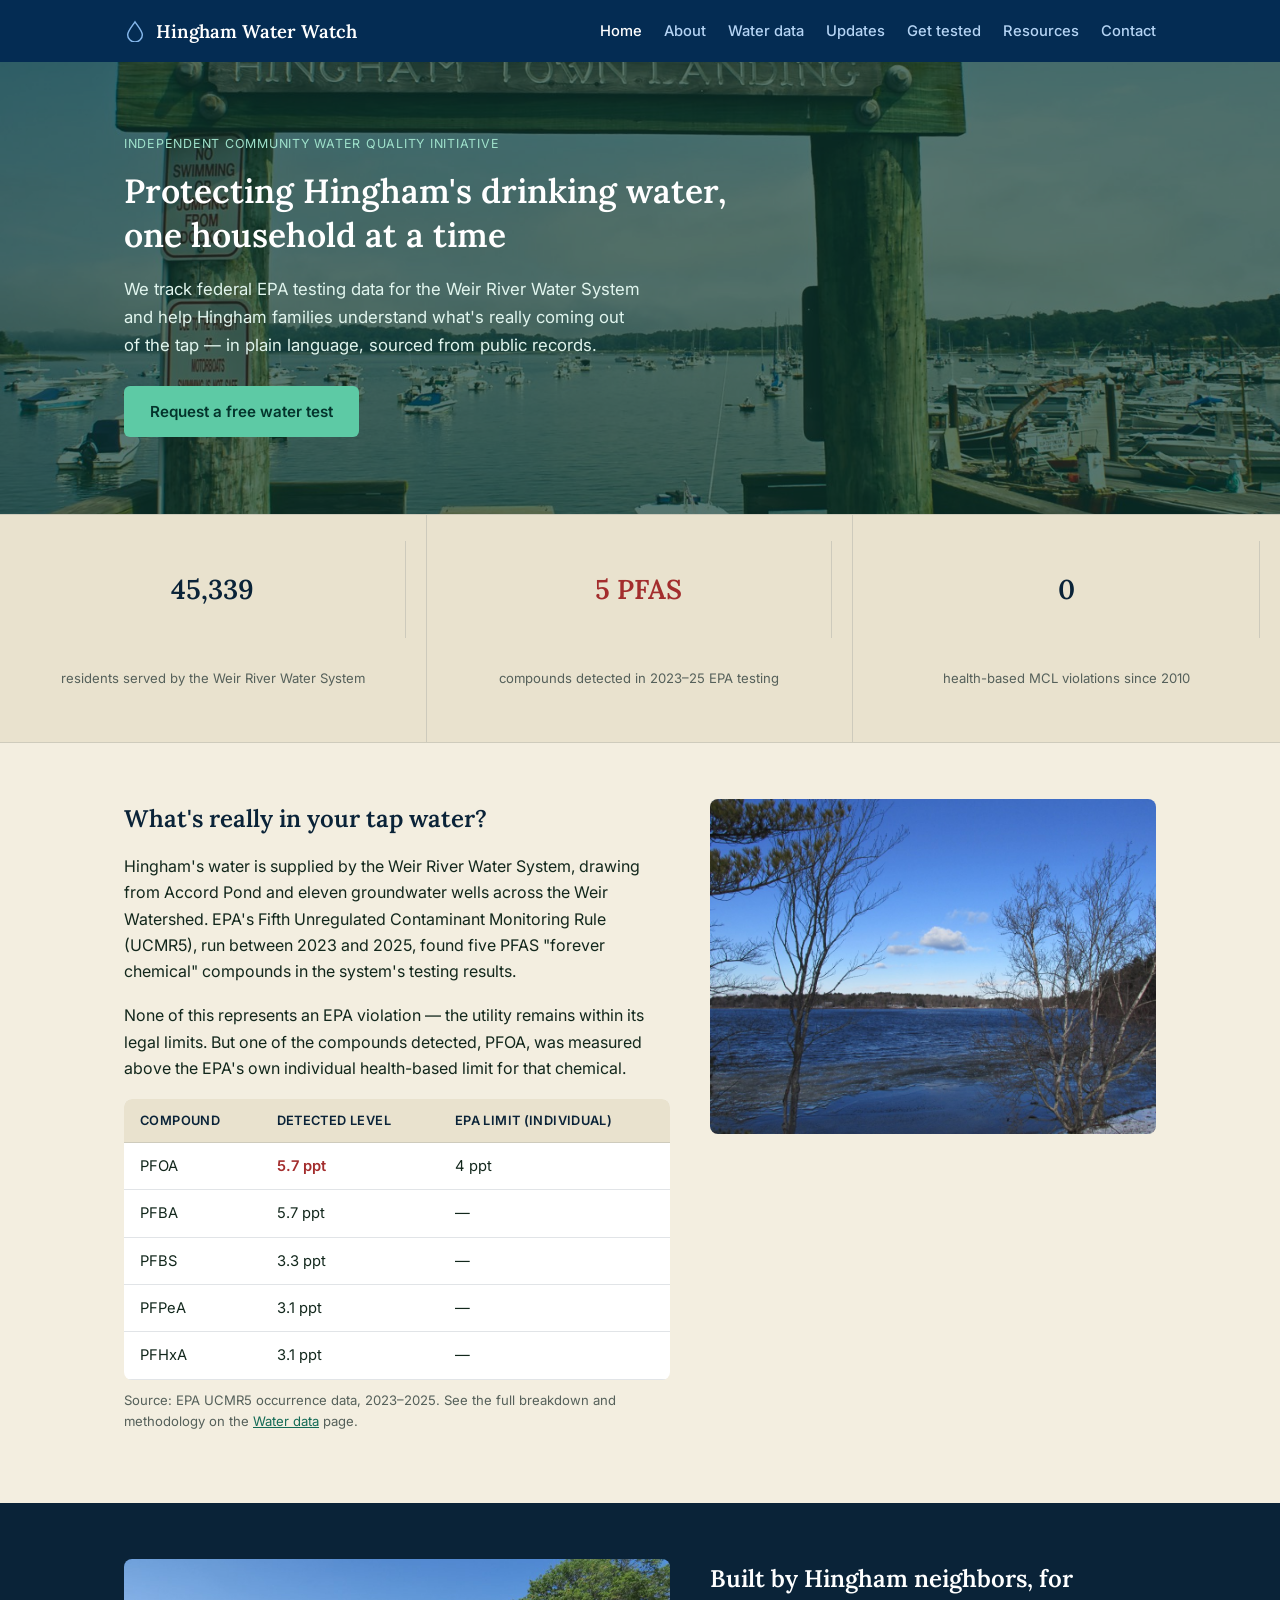
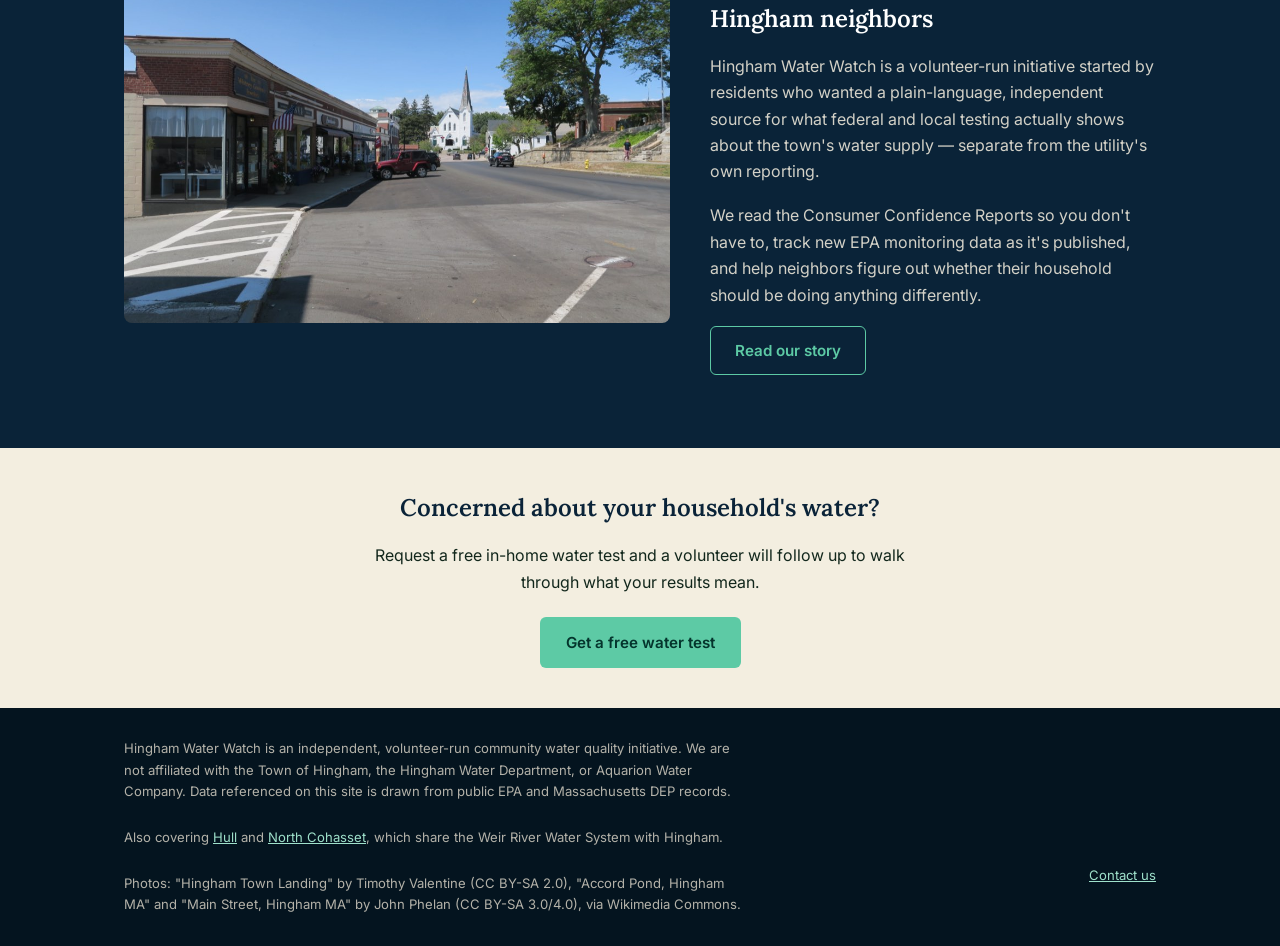
<file: index.html>
<!DOCTYPE html>
<html lang="en">
<head>
<meta charset="UTF-8">
<meta name="viewport" content="width=device-width, initial-scale=1.0">
<title>Hingham Water Watch — Independent water quality reporting for Hingham, MA</title>
<meta name="description" content="Community-run water quality watchdog tracking EPA testing data for the Weir River Water System serving Hingham, MA.">
<link rel="canonical" href="https://hingham.mawaterwatch.org/">
<link rel="icon" type="image/svg+xml" href="images/favicon.svg">
<meta name="theme-color" content="#0A2338">
<link rel="preconnect" href="https://fonts.googleapis.com">
<link rel="preconnect" href="https://fonts.gstatic.com" crossorigin>
<link rel="stylesheet" href="https://fonts.googleapis.com/css2?family=Lora:wght@500;600&family=Inter:wght@400;500;600&display=swap">
<link rel="stylesheet" href="css/styles.css">
<meta property="og:type" content="website">
<meta property="og:site_name" content="Hingham Water Watch">
<meta property="og:title" content="Hingham Water Watch — Independent water quality reporting for Hingham, MA">
<meta property="og:description" content="Community-run water quality watchdog tracking EPA testing data for the Weir River Water System serving Hingham, MA.">
<meta property="og:url" content="https://hingham.mawaterwatch.org/">
<meta property="og:image" content="https://hingham.mawaterwatch.org/images/hingham-town-landing.jpg">
<meta name="twitter:card" content="summary_large_image">
<meta name="twitter:title" content="Hingham Water Watch — Independent water quality reporting for Hingham, MA">
<meta name="twitter:description" content="Community-run water quality watchdog tracking EPA testing data for the Weir River Water System serving Hingham, MA.">
<meta name="twitter:image" content="https://hingham.mawaterwatch.org/images/hingham-town-landing.jpg">
<script type="application/ld+json">
{
  "@context": "https://schema.org",
  "@type": "Organization",
  "name": "Hingham Water Watch",
  "url": "https://hingham.mawaterwatch.org/",
  "description": "Independent, volunteer-run community water quality initiative tracking EPA testing data for the Weir River Water System serving Hingham, MA.",
  "areaServed": {
    "@type": "City",
    "name": "Hingham, MA"
  }
}
</script>
<script type="application/ld+json">
{
  "@context": "https://schema.org",
  "@type": "WebSite",
  "name": "Hingham Water Watch",
  "url": "https://hingham.mawaterwatch.org/"
}
</script>
</head>
<body>

<header class="site-header">
  <div class="wrap">
    <a href="index.html" class="logo">
      <svg width="22" height="22" viewBox="0 0 24 24" fill="none" stroke="#85B7EB" stroke-width="1.6"><path d="M12 2 C7 9 4 12.5 4 16 a8 8 0 0 0 16 0 c0-3.5-3-7-8-14Z"/></svg>
      Hingham Water Watch
    </a>
    <nav class="main-nav">
      <a href="index.html" class="active">Home</a>
      <a href="about.html">About</a>
      <a href="water-quality-data.html">Water data</a>
      <a href="updates.html">Updates</a>
      <a href="get-tested.html">Get tested</a>
      <a href="resources.html">Resources</a>
      <a href="contact.html">Contact</a>
    </nav>
  </div>
</header>

<section class="hero">
  <div class="hero-bg" style="background-image:url('images/hingham-town-landing.jpg');"></div>
  <div class="hero-inner">
    <p class="eyebrow">Independent community water quality initiative</p>
    <h1>Protecting Hingham's drinking water, one household at a time</h1>
    <p class="sub">We track federal EPA testing data for the Weir River Water System and help Hingham families understand what's really coming out of the tap — in plain language, sourced from public records.</p>
    <p style="margin-top:26px;">
      <a href="get-tested.html" class="btn">Request a free water test</a>
    </p>
  </div>
</section>

<div class="stat-strip">
  <div>
    <div class="num">45,339</div>
    <div class="label">residents served by the Weir River Water System</div>
  </div>
  <div>
    <div class="num warn">5 PFAS</div>
    <div class="label">compounds detected in 2023&ndash;25 EPA testing</div>
  </div>
  <div>
    <div class="num">0</div>
    <div class="label">health-based MCL violations since 2010</div>
  </div>
</div>

<section class="block">
  <div class="wrap">
    <div class="two-col">
      <div>
        <h2>What's really in your tap water?</h2>
        <p>Hingham's water is supplied by the Weir River Water System, drawing from Accord Pond and eleven groundwater wells across the Weir Watershed. EPA's Fifth Unregulated Contaminant Monitoring Rule (UCMR5), run between 2023 and 2025, found five PFAS "forever chemical" compounds in the system's testing results.</p>
        <p>None of this represents an EPA violation — the utility remains within its legal limits. But one of the compounds detected, PFOA, was measured above the EPA's own individual health-based limit for that chemical.</p>
        <table class="data-table">
          <thead><tr><th>Compound</th><th>Detected level</th><th>EPA limit (individual)</th></tr></thead>
          <tbody>
            <tr><td>PFOA</td><td class="warn">5.7 ppt</td><td>4 ppt</td></tr>
            <tr><td>PFBA</td><td>5.7 ppt</td><td>&mdash;</td></tr>
            <tr><td>PFBS</td><td>3.3 ppt</td><td>&mdash;</td></tr>
            <tr><td>PFPeA</td><td>3.1 ppt</td><td>&mdash;</td></tr>
            <tr><td>PFHxA</td><td>3.1 ppt</td><td>&mdash;</td></tr>
          </tbody>
        </table>
        <p class="table-note">Source: EPA UCMR5 occurrence data, 2023&ndash;2025. See the full breakdown and methodology on the <a href="water-quality-data.html">Water data</a> page.</p>
      </div>
      <div>
        <img src="images/accord-pond.jpg" width="1000" height="750" loading="lazy" alt="Accord Pond in Hingham, Massachusetts, one of the sources feeding the Weir River Water System">
      </div>
    </div>
  </div>
</section>

<section class="block dark">
  <div class="wrap">
    <div class="two-col">
      <div>
        <img src="images/main-street-hingham.jpg" width="1000" height="666" loading="lazy" alt="Main Street in downtown Hingham, Massachusetts">
      </div>
      <div>
        <h2>Built by Hingham neighbors, for Hingham neighbors</h2>
        <p>Hingham Water Watch is a volunteer-run initiative started by residents who wanted a plain-language, independent source for what federal and local testing actually shows about the town's water supply — separate from the utility's own reporting.</p>
        <p>We read the Consumer Confidence Reports so you don't have to, track new EPA monitoring data as it's published, and help neighbors figure out whether their household should be doing anything differently.</p>
        <p><a href="about.html" class="btn-outline">Read our story</a></p>
      </div>
    </div>
  </div>
</section>

<section class="block tight">
  <div class="wrap" style="text-align:center;">
    <h2>Concerned about your household's water?</h2>
    <p style="max-width:560px; margin:0 auto 22px;">Request a free in-home water test and a volunteer will follow up to walk through what your results mean.</p>
    <a href="get-tested.html" class="btn">Get a free water test</a>
  </div>
</section>

<footer class="site-footer">
  <div class="wrap">
    <div class="disclaimer">
      Hingham Water Watch is an independent, volunteer-run community water quality initiative. We are not affiliated with the Town of Hingham, the Hingham Water Department, or Aquarion Water Company. Data referenced on this site is drawn from public EPA and Massachusetts DEP records.
    </div>
    <div class="disclaimer" style="margin-top:8px;">
      Also covering <a href="hull.html">Hull</a> and <a href="north-cohasset.html">North Cohasset</a>, which share the Weir River Water System with Hingham.
    </div>
    <div class="disclaimer" style="margin-top:8px;">
      Photos: "Hingham Town Landing" by Timothy Valentine (CC BY-SA 2.0), "Accord Pond, Hingham MA" and "Main Street, Hingham MA" by John Phelan (CC BY-SA 3.0/4.0), via Wikimedia Commons.
    </div>
    <div>
      <a href="contact.html">Contact us</a>
    </div>
  </div>
</footer>

</body>
</html>
</file>
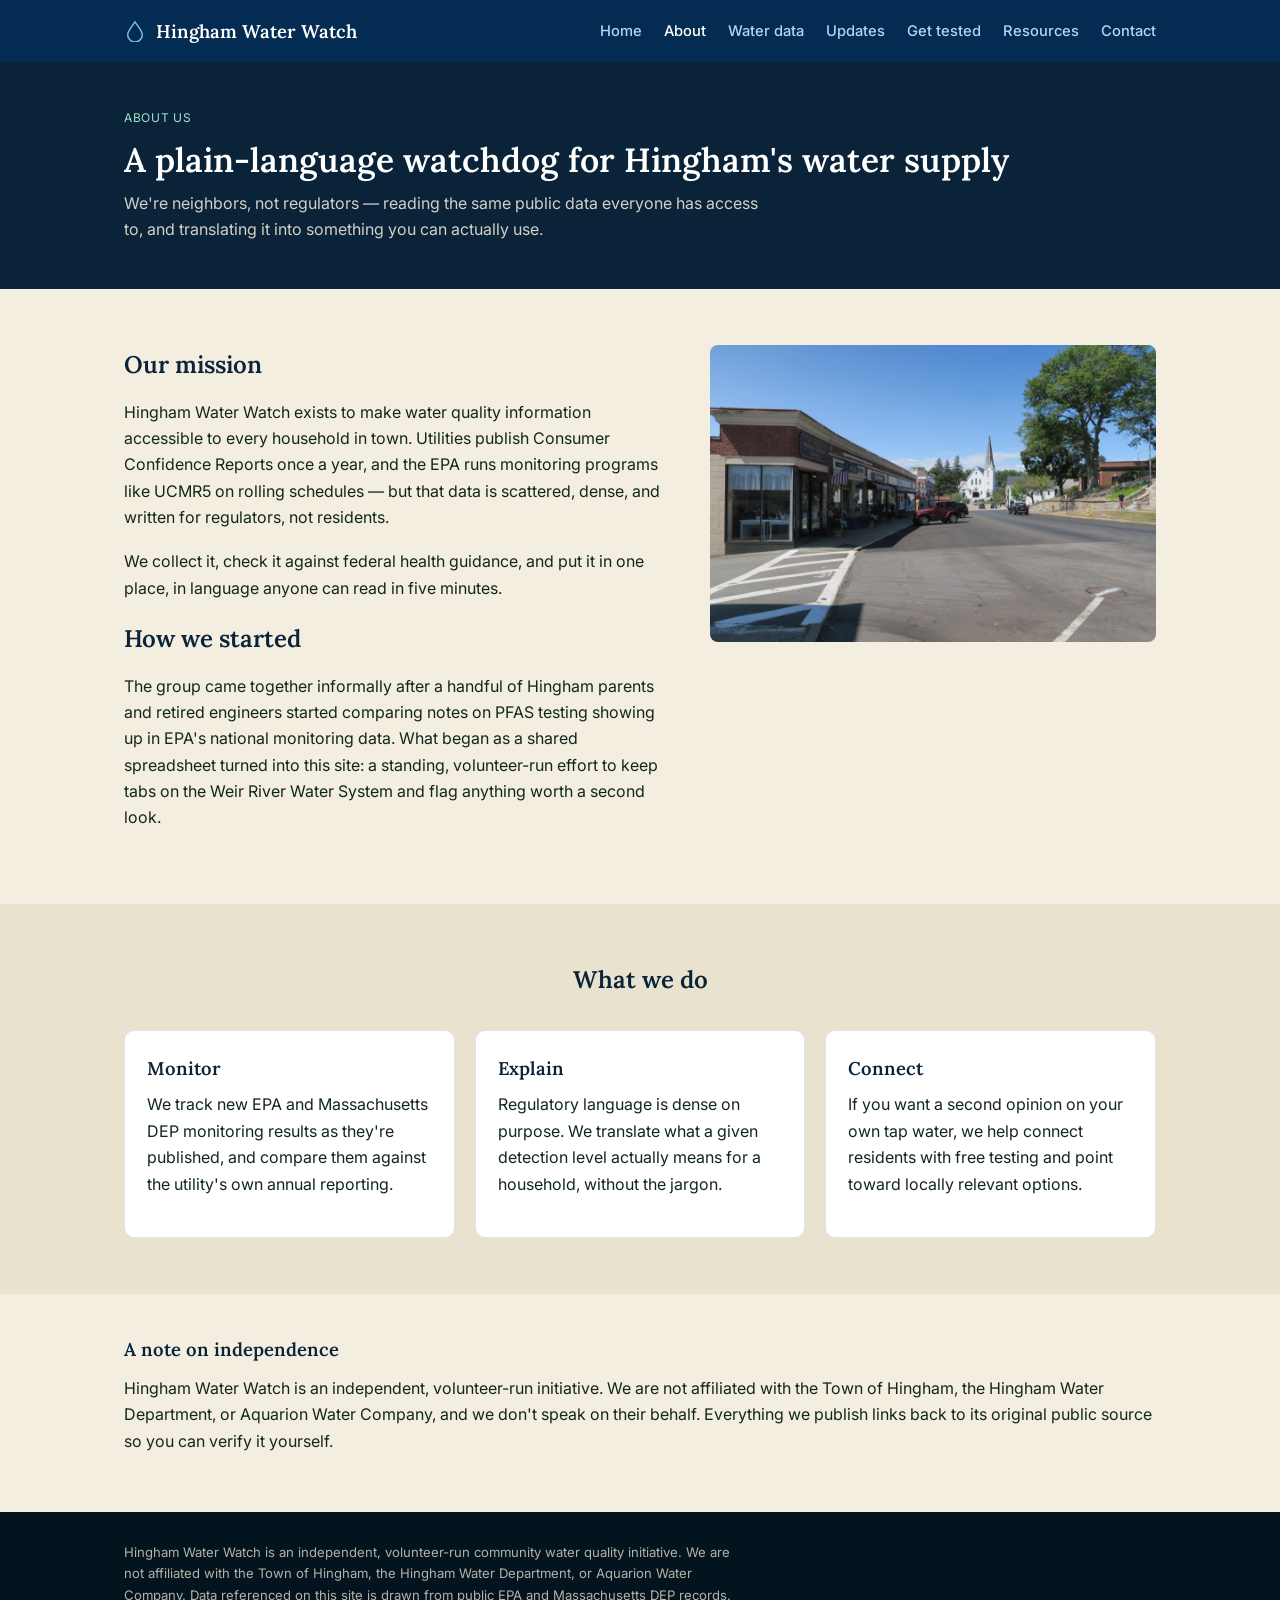
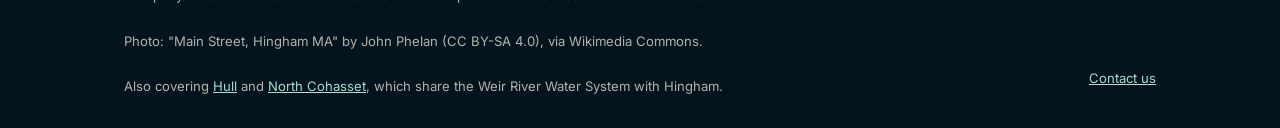
<file: about.html>
<!DOCTYPE html>
<html lang="en">
<head>
<meta charset="UTF-8">
<meta name="viewport" content="width=device-width, initial-scale=1.0">
<title>About — Hingham Water Watch</title>
<meta name="description" content="Who we are: a volunteer-run water quality watchdog for Hingham, MA.">
<link rel="canonical" href="https://hingham.mawaterwatch.org/about.html">
<link rel="icon" type="image/svg+xml" href="images/favicon.svg">
<meta name="theme-color" content="#0A2338">
<link rel="preconnect" href="https://fonts.googleapis.com">
<link rel="preconnect" href="https://fonts.gstatic.com" crossorigin>
<link rel="stylesheet" href="https://fonts.googleapis.com/css2?family=Lora:wght@500;600&family=Inter:wght@400;500;600&display=swap">
<link rel="stylesheet" href="css/styles.css">
<meta property="og:type" content="website">
<meta property="og:site_name" content="Hingham Water Watch">
<meta property="og:title" content="About — Hingham Water Watch">
<meta property="og:description" content="Who we are: a volunteer-run water quality watchdog for Hingham, MA.">
<meta property="og:url" content="https://hingham.mawaterwatch.org/about.html">
<meta property="og:image" content="https://hingham.mawaterwatch.org/images/main-street-hingham.jpg">
<meta name="twitter:card" content="summary_large_image">
<meta name="twitter:title" content="About — Hingham Water Watch">
<meta name="twitter:description" content="Who we are: a volunteer-run water quality watchdog for Hingham, MA.">
<meta name="twitter:image" content="https://hingham.mawaterwatch.org/images/main-street-hingham.jpg">
</head>
<body>

<header class="site-header">
  <div class="wrap">
    <a href="index.html" class="logo">
      <svg width="22" height="22" viewBox="0 0 24 24" fill="none" stroke="#85B7EB" stroke-width="1.6"><path d="M12 2 C7 9 4 12.5 4 16 a8 8 0 0 0 16 0 c0-3.5-3-7-8-14Z"/></svg>
      Hingham Water Watch
    </a>
    <nav class="main-nav">
      <a href="index.html">Home</a>
      <a href="about.html" class="active">About</a>
      <a href="water-quality-data.html">Water data</a>
      <a href="updates.html">Updates</a>
      <a href="get-tested.html">Get tested</a>
      <a href="resources.html">Resources</a>
      <a href="contact.html">Contact</a>
    </nav>
  </div>
</header>

<section class="page-banner">
  <div class="wrap">
    <p class="eyebrow">About us</p>
    <h1>A plain-language watchdog for Hingham's water supply</h1>
    <p class="sub">We're neighbors, not regulators — reading the same public data everyone has access to, and translating it into something you can actually use.</p>
  </div>
</section>

<section class="block">
  <div class="wrap">
    <div class="two-col">
      <div>
        <h2>Our mission</h2>
        <p>Hingham Water Watch exists to make water quality information accessible to every household in town. Utilities publish Consumer Confidence Reports once a year, and the EPA runs monitoring programs like UCMR5 on rolling schedules — but that data is scattered, dense, and written for regulators, not residents.</p>
        <p>We collect it, check it against federal health guidance, and put it in one place, in language anyone can read in five minutes.</p>
        <h2>How we started</h2>
        <p>The group came together informally after a handful of Hingham parents and retired engineers started comparing notes on PFAS testing showing up in EPA's national monitoring data. What began as a shared spreadsheet turned into this site: a standing, volunteer-run effort to keep tabs on the Weir River Water System and flag anything worth a second look.</p>
      </div>
      <div>
        <img src="images/main-street-hingham.jpg" width="1000" height="666" loading="lazy" alt="Main Street in downtown Hingham, Massachusetts">
      </div>
    </div>
  </div>
</section>

<section class="block" style="background:var(--cream-dim);">
  <div class="wrap">
    <h2 style="text-align:center; margin-bottom:30px;">What we do</h2>
    <div class="card-grid">
      <div class="card">
        <h3>Monitor</h3>
        <p>We track new EPA and Massachusetts DEP monitoring results as they're published, and compare them against the utility's own annual reporting.</p>
      </div>
      <div class="card">
        <h3>Explain</h3>
        <p>Regulatory language is dense on purpose. We translate what a given detection level actually means for a household, without the jargon.</p>
      </div>
      <div class="card">
        <h3>Connect</h3>
        <p>If you want a second opinion on your own tap water, we help connect residents with free testing and point toward locally relevant options.</p>
      </div>
    </div>
  </div>
</section>

<section class="block tight">
  <div class="wrap">
    <h3>A note on independence</h3>
    <p>Hingham Water Watch is an independent, volunteer-run initiative. We are not affiliated with the Town of Hingham, the Hingham Water Department, or Aquarion Water Company, and we don't speak on their behalf. Everything we publish links back to its original public source so you can verify it yourself.</p>
  </div>
</section>

<footer class="site-footer">
  <div class="wrap">
    <div class="disclaimer">
      Hingham Water Watch is an independent, volunteer-run community water quality initiative. We are not affiliated with the Town of Hingham, the Hingham Water Department, or Aquarion Water Company. Data referenced on this site is drawn from public EPA and Massachusetts DEP records.
    </div>
    <div class="disclaimer" style="margin-top:8px;">
      Photo: "Main Street, Hingham MA" by John Phelan (CC BY-SA 4.0), via Wikimedia Commons.
    </div>
    <div class="disclaimer" style="margin-top:8px;">
      Also covering <a href="hull.html">Hull</a> and <a href="north-cohasset.html">North Cohasset</a>, which share the Weir River Water System with Hingham.
    </div>
    <div>
      <a href="contact.html">Contact us</a>
    </div>
  </div>
</footer>

</body>
</html>
</file>
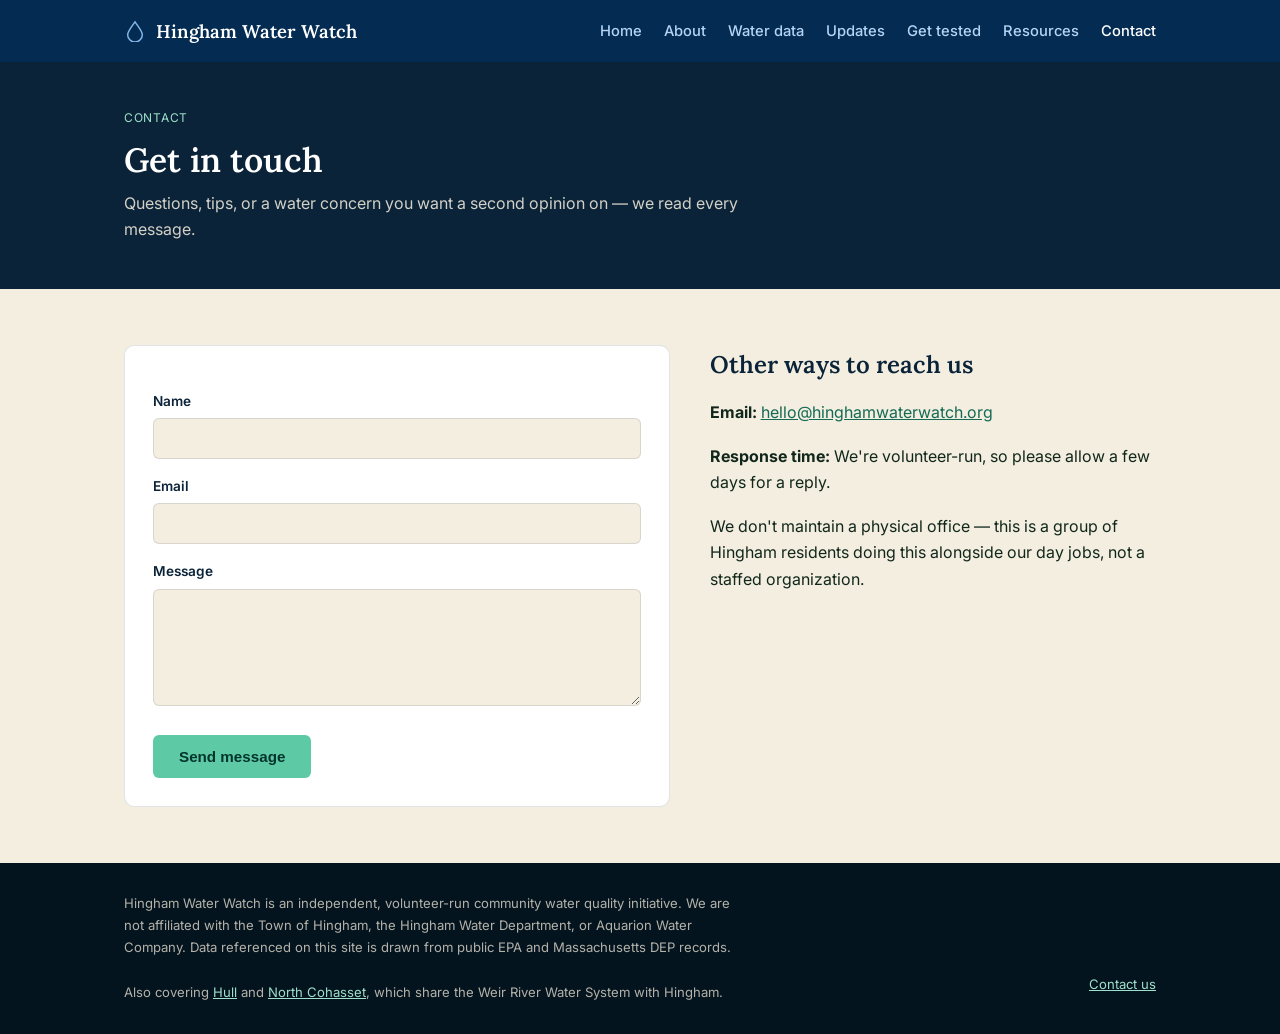
<file: contact.html>
<!DOCTYPE html>
<html lang="en">
<head>
<meta charset="UTF-8">
<meta name="viewport" content="width=device-width, initial-scale=1.0">
<title>Contact — Hingham Water Watch</title>
<meta name="description" content="Get in touch with Hingham Water Watch.">
<link rel="canonical" href="https://hingham.mawaterwatch.org/contact.html">
<link rel="icon" type="image/svg+xml" href="images/favicon.svg">
<meta name="theme-color" content="#0A2338">
<link rel="preconnect" href="https://fonts.googleapis.com">
<link rel="preconnect" href="https://fonts.gstatic.com" crossorigin>
<link rel="stylesheet" href="https://fonts.googleapis.com/css2?family=Lora:wght@500;600&family=Inter:wght@400;500;600&display=swap">
<link rel="stylesheet" href="css/styles.css">
<meta property="og:type" content="website">
<meta property="og:site_name" content="Hingham Water Watch">
<meta property="og:title" content="Contact — Hingham Water Watch">
<meta property="og:description" content="Get in touch with Hingham Water Watch.">
<meta property="og:url" content="https://hingham.mawaterwatch.org/contact.html">
<meta property="og:image" content="https://hingham.mawaterwatch.org/images/hingham-town-landing.jpg">
<meta name="twitter:card" content="summary_large_image">
<meta name="twitter:title" content="Contact — Hingham Water Watch">
<meta name="twitter:description" content="Get in touch with Hingham Water Watch.">
<meta name="twitter:image" content="https://hingham.mawaterwatch.org/images/hingham-town-landing.jpg">
</head>
<body>

<header class="site-header">
  <div class="wrap">
    <a href="index.html" class="logo">
      <svg width="22" height="22" viewBox="0 0 24 24" fill="none" stroke="#85B7EB" stroke-width="1.6"><path d="M12 2 C7 9 4 12.5 4 16 a8 8 0 0 0 16 0 c0-3.5-3-7-8-14Z"/></svg>
      Hingham Water Watch
    </a>
    <nav class="main-nav">
      <a href="index.html">Home</a>
      <a href="about.html">About</a>
      <a href="water-quality-data.html">Water data</a>
      <a href="updates.html">Updates</a>
      <a href="get-tested.html">Get tested</a>
      <a href="resources.html">Resources</a>
      <a href="contact.html" class="active">Contact</a>
    </nav>
  </div>
</header>

<section class="page-banner">
  <div class="wrap">
    <p class="eyebrow">Contact</p>
    <h1>Get in touch</h1>
    <p class="sub">Questions, tips, or a water concern you want a second opinion on — we read every message.</p>
  </div>
</section>

<section class="block">
  <div class="wrap two-col">
    <div>
      <form class="site-form" data-web3forms data-success-message="Thanks for reaching out — we'll get back to you within a few days." action="https://api.web3forms.com/submit" method="post">
        <input type="hidden" name="access_key" value="9eac4dfe-48b4-408a-98f4-445d9a244263">
        <input type="hidden" name="subject" value="New contact form message — Hingham Water Watch">
        <input type="hidden" name="from_name" value="Hingham Water Watch site">
        <input type="checkbox" name="botcheck" style="display:none" tabindex="-1" autocomplete="off">

        <label for="cname">Name</label>
        <input type="text" id="cname" name="name" required>

        <label for="cemail">Email</label>
        <input type="email" id="cemail" name="email" required>

        <label for="cmessage">Message</label>
        <textarea id="cmessage" name="message" rows="5" required></textarea>

        <button type="submit" class="btn">Send message</button>
      </form>
    </div>
    <div>
      <h2>Other ways to reach us</h2>
      <p><strong>Email:</strong> <a href="mailto:hello@hinghamwaterwatch.org">hello@hinghamwaterwatch.org</a></p>
      <p><strong>Response time:</strong> We're volunteer-run, so please allow a few days for a reply.</p>
      <p>We don't maintain a physical office — this is a group of Hingham residents doing this alongside our day jobs, not a staffed organization.</p>
    </div>
  </div>
</section>

<footer class="site-footer">
  <div class="wrap">
    <div class="disclaimer">
      Hingham Water Watch is an independent, volunteer-run community water quality initiative. We are not affiliated with the Town of Hingham, the Hingham Water Department, or Aquarion Water Company. Data referenced on this site is drawn from public EPA and Massachusetts DEP records.
    </div>
    <div class="disclaimer" style="margin-top:8px;">
      Also covering <a href="hull.html">Hull</a> and <a href="north-cohasset.html">North Cohasset</a>, which share the Weir River Water System with Hingham.
    </div>
    <div>
      <a href="contact.html">Contact us</a>
    </div>
  </div>
</footer>

<script src="js/site-form.js"></script>
</body>
</html>
</file>
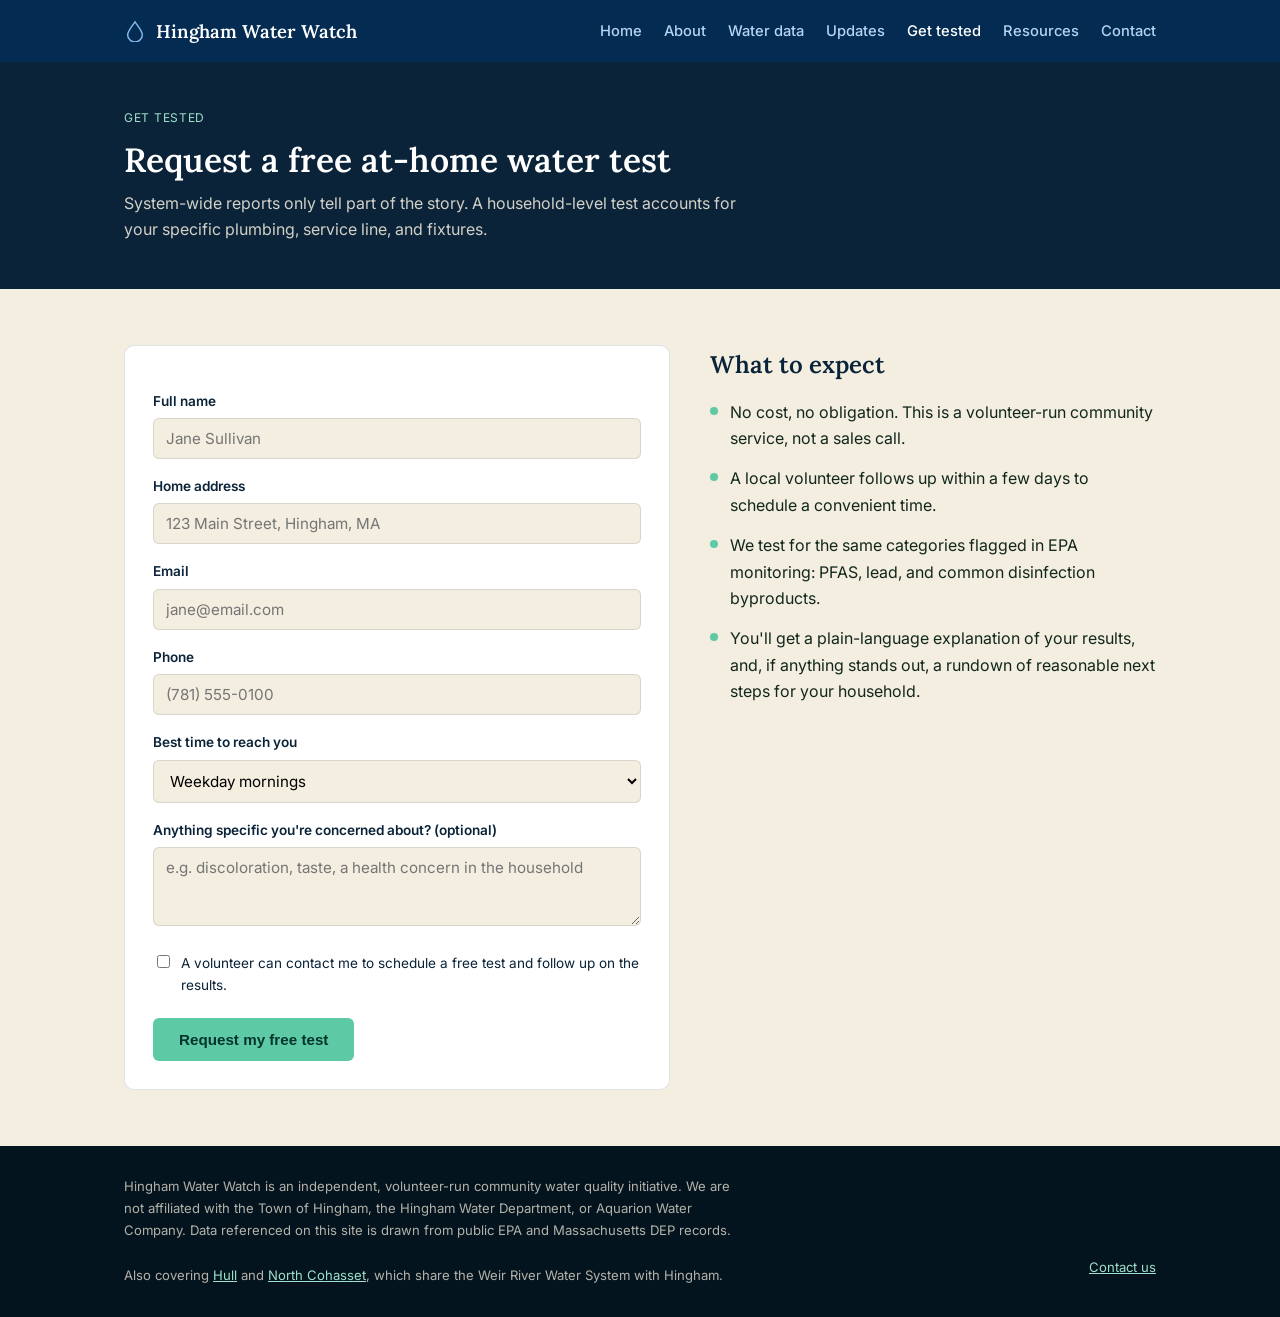
<file: get-tested.html>
<!DOCTYPE html>
<html lang="en">
<head>
<meta charset="UTF-8">
<meta name="viewport" content="width=device-width, initial-scale=1.0">
<title>Get a free water test — Hingham Water Watch</title>
<meta name="description" content="Request a free in-home water test from Hingham Water Watch.">
<link rel="canonical" href="https://hingham.mawaterwatch.org/get-tested.html">
<link rel="icon" type="image/svg+xml" href="images/favicon.svg">
<meta name="theme-color" content="#0A2338">
<link rel="preconnect" href="https://fonts.googleapis.com">
<link rel="preconnect" href="https://fonts.gstatic.com" crossorigin>
<link rel="stylesheet" href="https://fonts.googleapis.com/css2?family=Lora:wght@500;600&family=Inter:wght@400;500;600&display=swap">
<link rel="stylesheet" href="css/styles.css">
<meta property="og:type" content="website">
<meta property="og:site_name" content="Hingham Water Watch">
<meta property="og:title" content="Get a free water test — Hingham Water Watch">
<meta property="og:description" content="Request a free in-home water test from Hingham Water Watch.">
<meta property="og:url" content="https://hingham.mawaterwatch.org/get-tested.html">
<meta property="og:image" content="https://hingham.mawaterwatch.org/images/hingham-town-landing.jpg">
<meta name="twitter:card" content="summary_large_image">
<meta name="twitter:title" content="Get a free water test — Hingham Water Watch">
<meta name="twitter:description" content="Request a free in-home water test from Hingham Water Watch.">
<meta name="twitter:image" content="https://hingham.mawaterwatch.org/images/hingham-town-landing.jpg">
</head>
<body>

<header class="site-header">
  <div class="wrap">
    <a href="index.html" class="logo">
      <svg width="22" height="22" viewBox="0 0 24 24" fill="none" stroke="#85B7EB" stroke-width="1.6"><path d="M12 2 C7 9 4 12.5 4 16 a8 8 0 0 0 16 0 c0-3.5-3-7-8-14Z"/></svg>
      Hingham Water Watch
    </a>
    <nav class="main-nav">
      <a href="index.html">Home</a>
      <a href="about.html">About</a>
      <a href="water-quality-data.html">Water data</a>
      <a href="updates.html">Updates</a>
      <a href="get-tested.html" class="active">Get tested</a>
      <a href="resources.html">Resources</a>
      <a href="contact.html">Contact</a>
    </nav>
  </div>
</header>

<section class="page-banner">
  <div class="wrap">
    <p class="eyebrow">Get tested</p>
    <h1>Request a free at-home water test</h1>
    <p class="sub">System-wide reports only tell part of the story. A household-level test accounts for your specific plumbing, service line, and fixtures.</p>
  </div>
</section>

<section class="block">
  <div class="wrap two-col">
    <div>
      <form class="site-form" data-web3forms data-success-message="Thanks — a volunteer will reach out within a few days to schedule your free test." action="https://api.web3forms.com/submit" method="post">
        <input type="hidden" name="access_key" value="9eac4dfe-48b4-408a-98f4-445d9a244263">
        <input type="hidden" name="subject" value="New free water test request — Hingham Water Watch">
        <input type="hidden" name="from_name" value="Hingham Water Watch site">
        <input type="checkbox" name="botcheck" style="display:none" tabindex="-1" autocomplete="off">

        <label for="name">Full name</label>
        <input type="text" id="name" name="name" placeholder="Jane Sullivan" required>

        <label for="address">Home address</label>
        <input type="text" id="address" name="address" placeholder="123 Main Street, Hingham, MA" required>

        <label for="email">Email</label>
        <input type="email" id="email" name="email" placeholder="jane@email.com" required>

        <label for="phone">Phone</label>
        <input type="tel" id="phone" name="phone" placeholder="(781) 555-0100">

        <label for="time">Best time to reach you</label>
        <select id="time" name="time">
          <option>Weekday mornings</option>
          <option>Weekday evenings</option>
          <option>Weekends</option>
        </select>

        <label for="notes">Anything specific you're concerned about? (optional)</label>
        <textarea id="notes" name="notes" rows="3" placeholder="e.g. discoloration, taste, a health concern in the household"></textarea>

        <div class="checkbox-row">
          <input type="checkbox" id="consent" name="consent" required>
          <label for="consent" style="margin:0; font-weight:400;">A volunteer can contact me to schedule a free test and follow up on the results.</label>
        </div>

        <button type="submit" class="btn">Request my free test</button>
      </form>
    </div>
    <div>
      <h2>What to expect</h2>
      <div class="reassure-list">
        <div class="item"><span class="dot"></span><p style="margin:0;">No cost, no obligation. This is a volunteer-run community service, not a sales call.</p></div>
        <div class="item"><span class="dot"></span><p style="margin:0;">A local volunteer follows up within a few days to schedule a convenient time.</p></div>
        <div class="item"><span class="dot"></span><p style="margin:0;">We test for the same categories flagged in EPA monitoring: PFAS, lead, and common disinfection byproducts.</p></div>
        <div class="item"><span class="dot"></span><p style="margin:0;">You'll get a plain-language explanation of your results, and, if anything stands out, a rundown of reasonable next steps for your household.</p></div>
      </div>
    </div>
  </div>
</section>

<footer class="site-footer">
  <div class="wrap">
    <div class="disclaimer">
      Hingham Water Watch is an independent, volunteer-run community water quality initiative. We are not affiliated with the Town of Hingham, the Hingham Water Department, or Aquarion Water Company. Data referenced on this site is drawn from public EPA and Massachusetts DEP records.
    </div>
    <div class="disclaimer" style="margin-top:8px;">
      Also covering <a href="hull.html">Hull</a> and <a href="north-cohasset.html">North Cohasset</a>, which share the Weir River Water System with Hingham.
    </div>
    <div>
      <a href="contact.html">Contact us</a>
    </div>
  </div>
</footer>

<script src="js/site-form.js"></script>
</body>
</html>
</file>
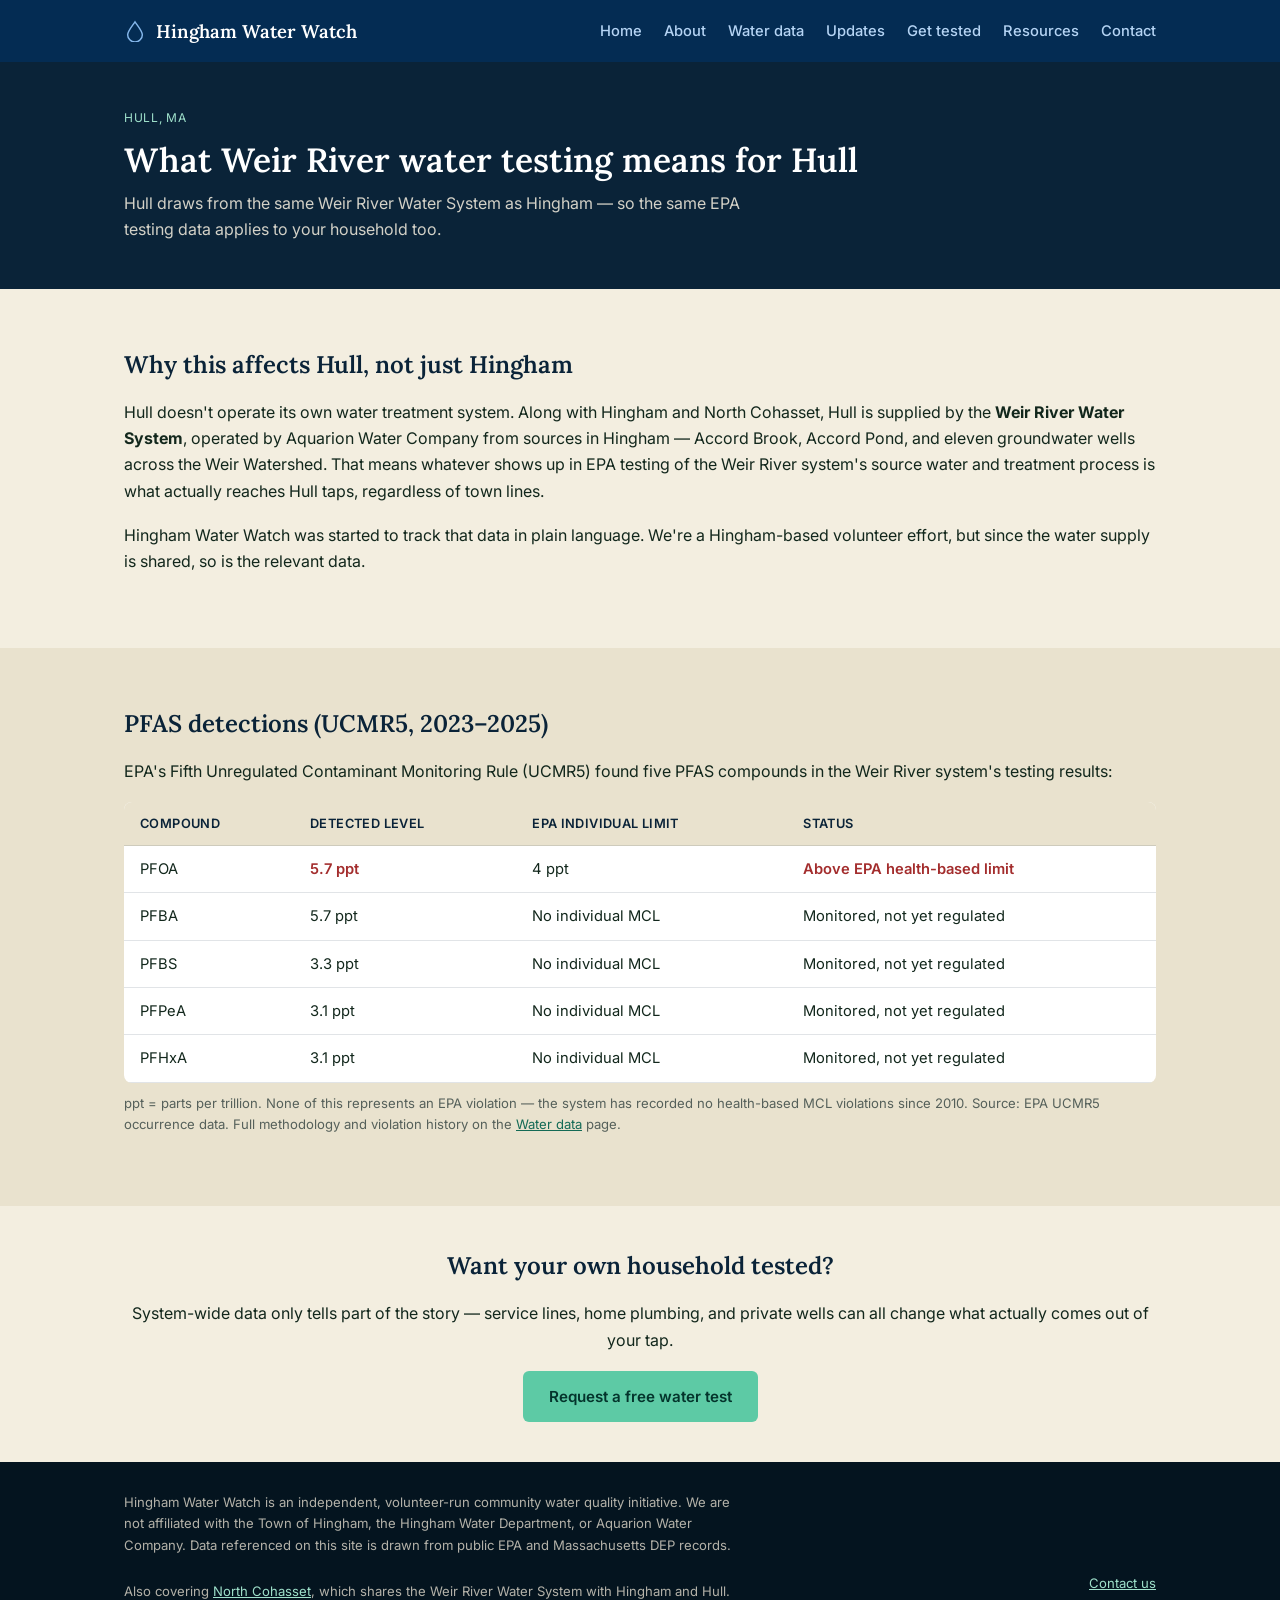
<file: hull.html>
<!DOCTYPE html>
<html lang="en">
<head>
<meta charset="UTF-8">
<meta name="viewport" content="width=device-width, initial-scale=1.0">
<title>Hull, MA Water Quality — Weir River Water System | Hingham Water Watch</title>
<meta name="description" content="Hull, MA shares the Weir River Water System with Hingham. See what EPA testing found and request a free household water test.">
<link rel="canonical" href="https://hingham.mawaterwatch.org/hull.html">
<link rel="icon" type="image/svg+xml" href="images/favicon.svg">
<meta name="theme-color" content="#0A2338">
<link rel="preconnect" href="https://fonts.googleapis.com">
<link rel="preconnect" href="https://fonts.gstatic.com" crossorigin>
<link rel="stylesheet" href="https://fonts.googleapis.com/css2?family=Lora:wght@500;600&family=Inter:wght@400;500;600&display=swap">
<link rel="stylesheet" href="css/styles.css">
<meta property="og:type" content="website">
<meta property="og:site_name" content="Hingham Water Watch">
<meta property="og:title" content="Hull, MA Water Quality — Weir River Water System">
<meta property="og:description" content="Hull, MA shares the Weir River Water System with Hingham. See what EPA testing found and request a free household water test.">
<meta property="og:url" content="https://hingham.mawaterwatch.org/hull.html">
<meta property="og:image" content="https://hingham.mawaterwatch.org/images/accord-pond.jpg">
<meta name="twitter:card" content="summary_large_image">
<meta name="twitter:title" content="Hull, MA Water Quality — Weir River Water System">
<meta name="twitter:description" content="Hull, MA shares the Weir River Water System with Hingham. See what EPA testing found and request a free household water test.">
<meta name="twitter:image" content="https://hingham.mawaterwatch.org/images/accord-pond.jpg">
</head>
<body>

<header class="site-header">
  <div class="wrap">
    <a href="index.html" class="logo">
      <svg width="22" height="22" viewBox="0 0 24 24" fill="none" stroke="#85B7EB" stroke-width="1.6"><path d="M12 2 C7 9 4 12.5 4 16 a8 8 0 0 0 16 0 c0-3.5-3-7-8-14Z"/></svg>
      Hingham Water Watch
    </a>
    <nav class="main-nav">
      <a href="index.html">Home</a>
      <a href="about.html">About</a>
      <a href="water-quality-data.html">Water data</a>
      <a href="updates.html">Updates</a>
      <a href="get-tested.html">Get tested</a>
      <a href="resources.html">Resources</a>
      <a href="contact.html">Contact</a>
    </nav>
  </div>
</header>

<section class="page-banner">
  <div class="wrap">
    <p class="eyebrow">Hull, MA</p>
    <h1>What Weir River water testing means for Hull</h1>
    <p class="sub">Hull draws from the same Weir River Water System as Hingham — so the same EPA testing data applies to your household too.</p>
  </div>
</section>

<section class="block">
  <div class="wrap">
    <h2>Why this affects Hull, not just Hingham</h2>
    <p>Hull doesn't operate its own water treatment system. Along with Hingham and North Cohasset, Hull is supplied by the <strong>Weir River Water System</strong>, operated by Aquarion Water Company from sources in Hingham — Accord Brook, Accord Pond, and eleven groundwater wells across the Weir Watershed. That means whatever shows up in EPA testing of the Weir River system's source water and treatment process is what actually reaches Hull taps, regardless of town lines.</p>
    <p>Hingham Water Watch was started to track that data in plain language. We're a Hingham-based volunteer effort, but since the water supply is shared, so is the relevant data.</p>
  </div>
</section>

<section class="block" style="background:var(--cream-dim);">
  <div class="wrap">
    <h2>PFAS detections (UCMR5, 2023&ndash;2025)</h2>
    <p>EPA's Fifth Unregulated Contaminant Monitoring Rule (UCMR5) found five PFAS compounds in the Weir River system's testing results:</p>
    <table class="data-table">
      <thead><tr><th>Compound</th><th>Detected level</th><th>EPA individual limit</th><th>Status</th></tr></thead>
      <tbody>
        <tr><td>PFOA</td><td class="warn">5.7 ppt</td><td>4 ppt</td><td class="warn">Above EPA health-based limit</td></tr>
        <tr><td>PFBA</td><td>5.7 ppt</td><td>No individual MCL</td><td>Monitored, not yet regulated</td></tr>
        <tr><td>PFBS</td><td>3.3 ppt</td><td>No individual MCL</td><td>Monitored, not yet regulated</td></tr>
        <tr><td>PFPeA</td><td>3.1 ppt</td><td>No individual MCL</td><td>Monitored, not yet regulated</td></tr>
        <tr><td>PFHxA</td><td>3.1 ppt</td><td>No individual MCL</td><td>Monitored, not yet regulated</td></tr>
      </tbody>
    </table>
    <p class="table-note">ppt = parts per trillion. None of this represents an EPA violation — the system has recorded no health-based MCL violations since 2010. Source: EPA UCMR5 occurrence data. Full methodology and violation history on the <a href="water-quality-data.html">Water data</a> page.</p>
  </div>
</section>

<section class="block tight" style="text-align:center;">
  <div class="wrap">
    <h2>Want your own household tested?</h2>
    <p>System-wide data only tells part of the story — service lines, home plumbing, and private wells can all change what actually comes out of your tap.</p>
    <a href="get-tested.html" class="btn">Request a free water test</a>
  </div>
</section>

<footer class="site-footer">
  <div class="wrap">
    <div class="disclaimer">
      Hingham Water Watch is an independent, volunteer-run community water quality initiative. We are not affiliated with the Town of Hingham, the Hingham Water Department, or Aquarion Water Company. Data referenced on this site is drawn from public EPA and Massachusetts DEP records.
    </div>
    <div class="disclaimer" style="margin-top:8px;">
      Also covering <a href="north-cohasset.html">North Cohasset</a>, which shares the Weir River Water System with Hingham and Hull.
    </div>
    <div>
      <a href="contact.html">Contact us</a>
    </div>
  </div>
</footer>

</body>
</html>
</file>
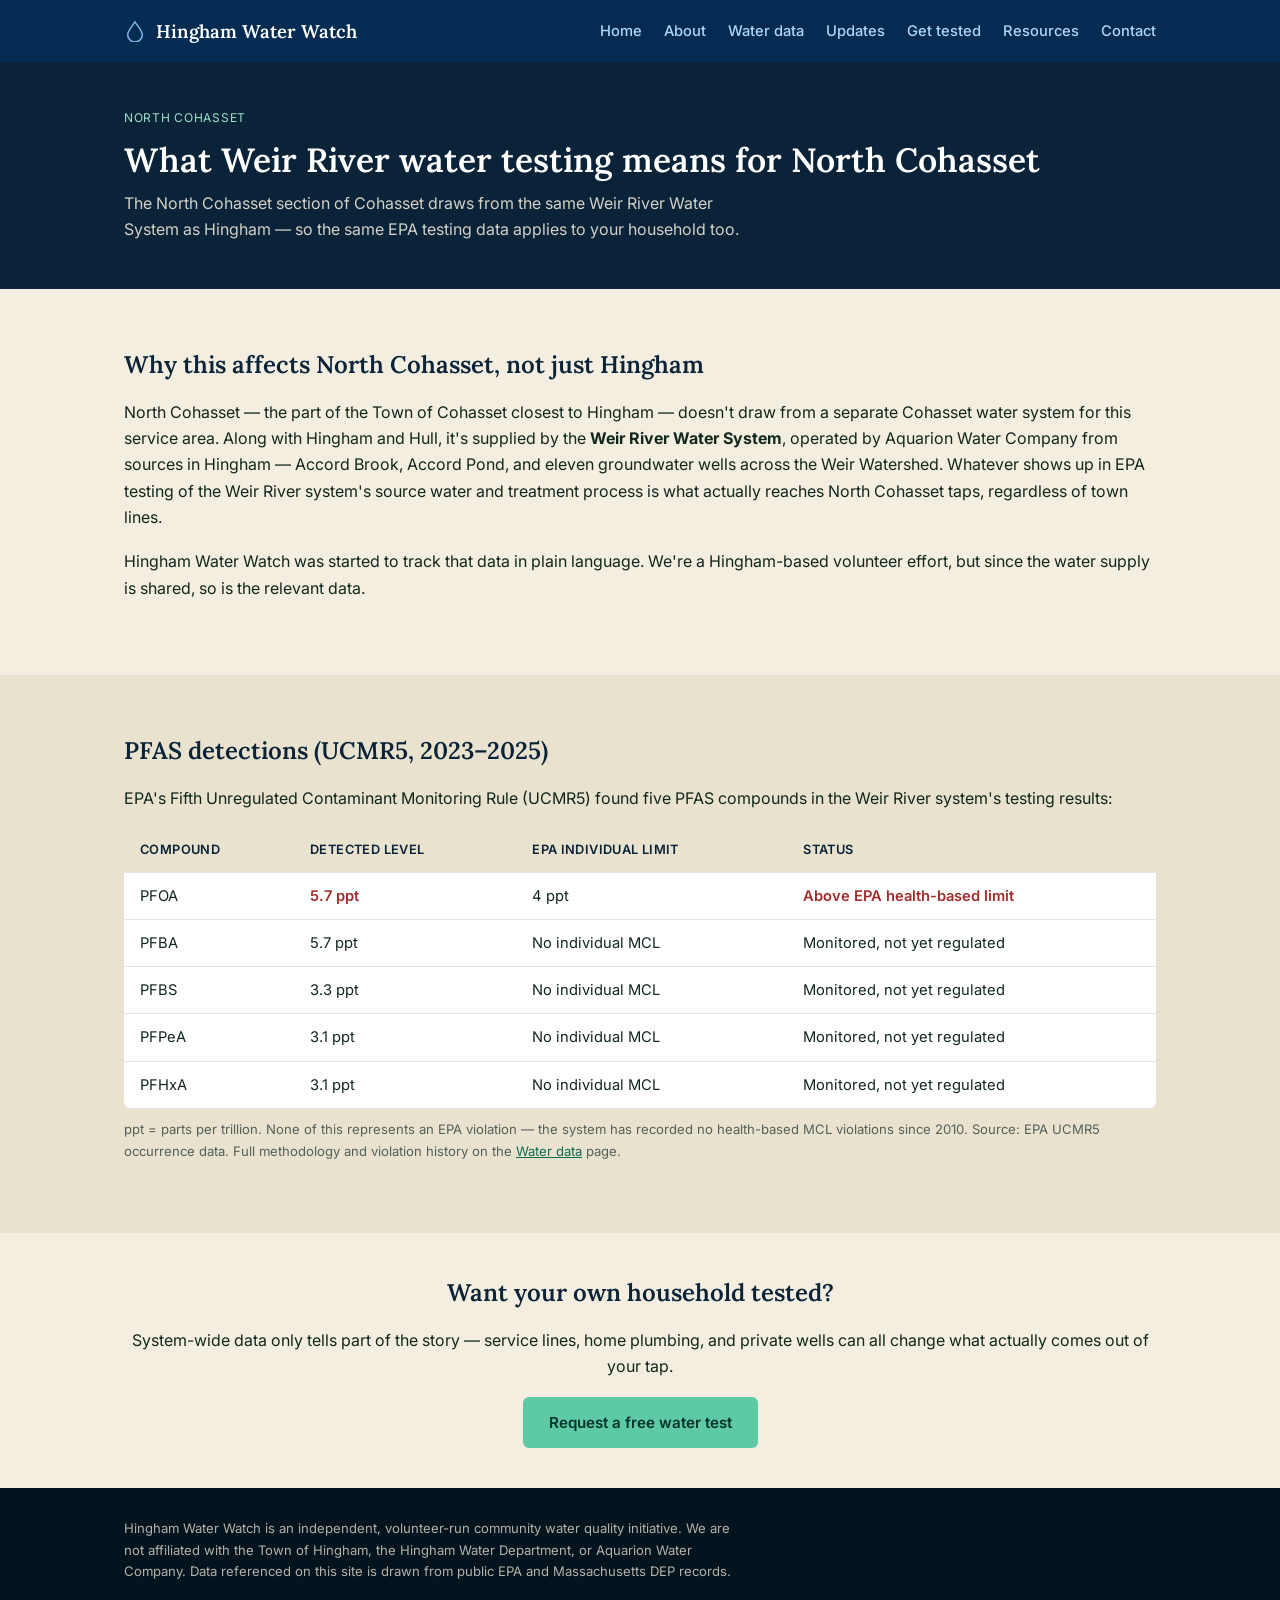
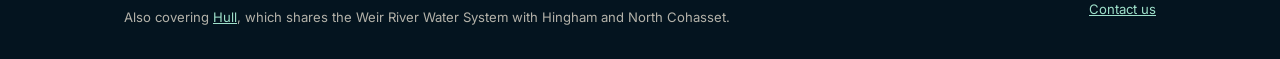
<file: north-cohasset.html>
<!DOCTYPE html>
<html lang="en">
<head>
<meta charset="UTF-8">
<meta name="viewport" content="width=device-width, initial-scale=1.0">
<title>North Cohasset Water Quality — Weir River Water System | Hingham Water Watch</title>
<meta name="description" content="North Cohasset (Cohasset, MA) shares the Weir River Water System with Hingham. See what EPA testing found and request a free household water test.">
<link rel="canonical" href="https://hingham.mawaterwatch.org/north-cohasset.html">
<link rel="icon" type="image/svg+xml" href="images/favicon.svg">
<meta name="theme-color" content="#0A2338">
<link rel="preconnect" href="https://fonts.googleapis.com">
<link rel="preconnect" href="https://fonts.gstatic.com" crossorigin>
<link rel="stylesheet" href="https://fonts.googleapis.com/css2?family=Lora:wght@500;600&family=Inter:wght@400;500;600&display=swap">
<link rel="stylesheet" href="css/styles.css">
<meta property="og:type" content="website">
<meta property="og:site_name" content="Hingham Water Watch">
<meta property="og:title" content="North Cohasset Water Quality — Weir River Water System">
<meta property="og:description" content="North Cohasset (Cohasset, MA) shares the Weir River Water System with Hingham. See what EPA testing found and request a free household water test.">
<meta property="og:url" content="https://hingham.mawaterwatch.org/north-cohasset.html">
<meta property="og:image" content="https://hingham.mawaterwatch.org/images/accord-pond.jpg">
<meta name="twitter:card" content="summary_large_image">
<meta name="twitter:title" content="North Cohasset Water Quality — Weir River Water System">
<meta name="twitter:description" content="North Cohasset (Cohasset, MA) shares the Weir River Water System with Hingham. See what EPA testing found and request a free household water test.">
<meta name="twitter:image" content="https://hingham.mawaterwatch.org/images/accord-pond.jpg">
</head>
<body>

<header class="site-header">
  <div class="wrap">
    <a href="index.html" class="logo">
      <svg width="22" height="22" viewBox="0 0 24 24" fill="none" stroke="#85B7EB" stroke-width="1.6"><path d="M12 2 C7 9 4 12.5 4 16 a8 8 0 0 0 16 0 c0-3.5-3-7-8-14Z"/></svg>
      Hingham Water Watch
    </a>
    <nav class="main-nav">
      <a href="index.html">Home</a>
      <a href="about.html">About</a>
      <a href="water-quality-data.html">Water data</a>
      <a href="updates.html">Updates</a>
      <a href="get-tested.html">Get tested</a>
      <a href="resources.html">Resources</a>
      <a href="contact.html">Contact</a>
    </nav>
  </div>
</header>

<section class="page-banner">
  <div class="wrap">
    <p class="eyebrow">North Cohasset</p>
    <h1>What Weir River water testing means for North Cohasset</h1>
    <p class="sub">The North Cohasset section of Cohasset draws from the same Weir River Water System as Hingham — so the same EPA testing data applies to your household too.</p>
  </div>
</section>

<section class="block">
  <div class="wrap">
    <h2>Why this affects North Cohasset, not just Hingham</h2>
    <p>North Cohasset — the part of the Town of Cohasset closest to Hingham — doesn't draw from a separate Cohasset water system for this service area. Along with Hingham and Hull, it's supplied by the <strong>Weir River Water System</strong>, operated by Aquarion Water Company from sources in Hingham — Accord Brook, Accord Pond, and eleven groundwater wells across the Weir Watershed. Whatever shows up in EPA testing of the Weir River system's source water and treatment process is what actually reaches North Cohasset taps, regardless of town lines.</p>
    <p>Hingham Water Watch was started to track that data in plain language. We're a Hingham-based volunteer effort, but since the water supply is shared, so is the relevant data.</p>
  </div>
</section>

<section class="block" style="background:var(--cream-dim);">
  <div class="wrap">
    <h2>PFAS detections (UCMR5, 2023&ndash;2025)</h2>
    <p>EPA's Fifth Unregulated Contaminant Monitoring Rule (UCMR5) found five PFAS compounds in the Weir River system's testing results:</p>
    <table class="data-table">
      <thead><tr><th>Compound</th><th>Detected level</th><th>EPA individual limit</th><th>Status</th></tr></thead>
      <tbody>
        <tr><td>PFOA</td><td class="warn">5.7 ppt</td><td>4 ppt</td><td class="warn">Above EPA health-based limit</td></tr>
        <tr><td>PFBA</td><td>5.7 ppt</td><td>No individual MCL</td><td>Monitored, not yet regulated</td></tr>
        <tr><td>PFBS</td><td>3.3 ppt</td><td>No individual MCL</td><td>Monitored, not yet regulated</td></tr>
        <tr><td>PFPeA</td><td>3.1 ppt</td><td>No individual MCL</td><td>Monitored, not yet regulated</td></tr>
        <tr><td>PFHxA</td><td>3.1 ppt</td><td>No individual MCL</td><td>Monitored, not yet regulated</td></tr>
      </tbody>
    </table>
    <p class="table-note">ppt = parts per trillion. None of this represents an EPA violation — the system has recorded no health-based MCL violations since 2010. Source: EPA UCMR5 occurrence data. Full methodology and violation history on the <a href="water-quality-data.html">Water data</a> page.</p>
  </div>
</section>

<section class="block tight" style="text-align:center;">
  <div class="wrap">
    <h2>Want your own household tested?</h2>
    <p>System-wide data only tells part of the story — service lines, home plumbing, and private wells can all change what actually comes out of your tap.</p>
    <a href="get-tested.html" class="btn">Request a free water test</a>
  </div>
</section>

<footer class="site-footer">
  <div class="wrap">
    <div class="disclaimer">
      Hingham Water Watch is an independent, volunteer-run community water quality initiative. We are not affiliated with the Town of Hingham, the Hingham Water Department, or Aquarion Water Company. Data referenced on this site is drawn from public EPA and Massachusetts DEP records.
    </div>
    <div class="disclaimer" style="margin-top:8px;">
      Also covering <a href="hull.html">Hull</a>, which shares the Weir River Water System with Hingham and North Cohasset.
    </div>
    <div>
      <a href="contact.html">Contact us</a>
    </div>
  </div>
</footer>

</body>
</html>
</file>
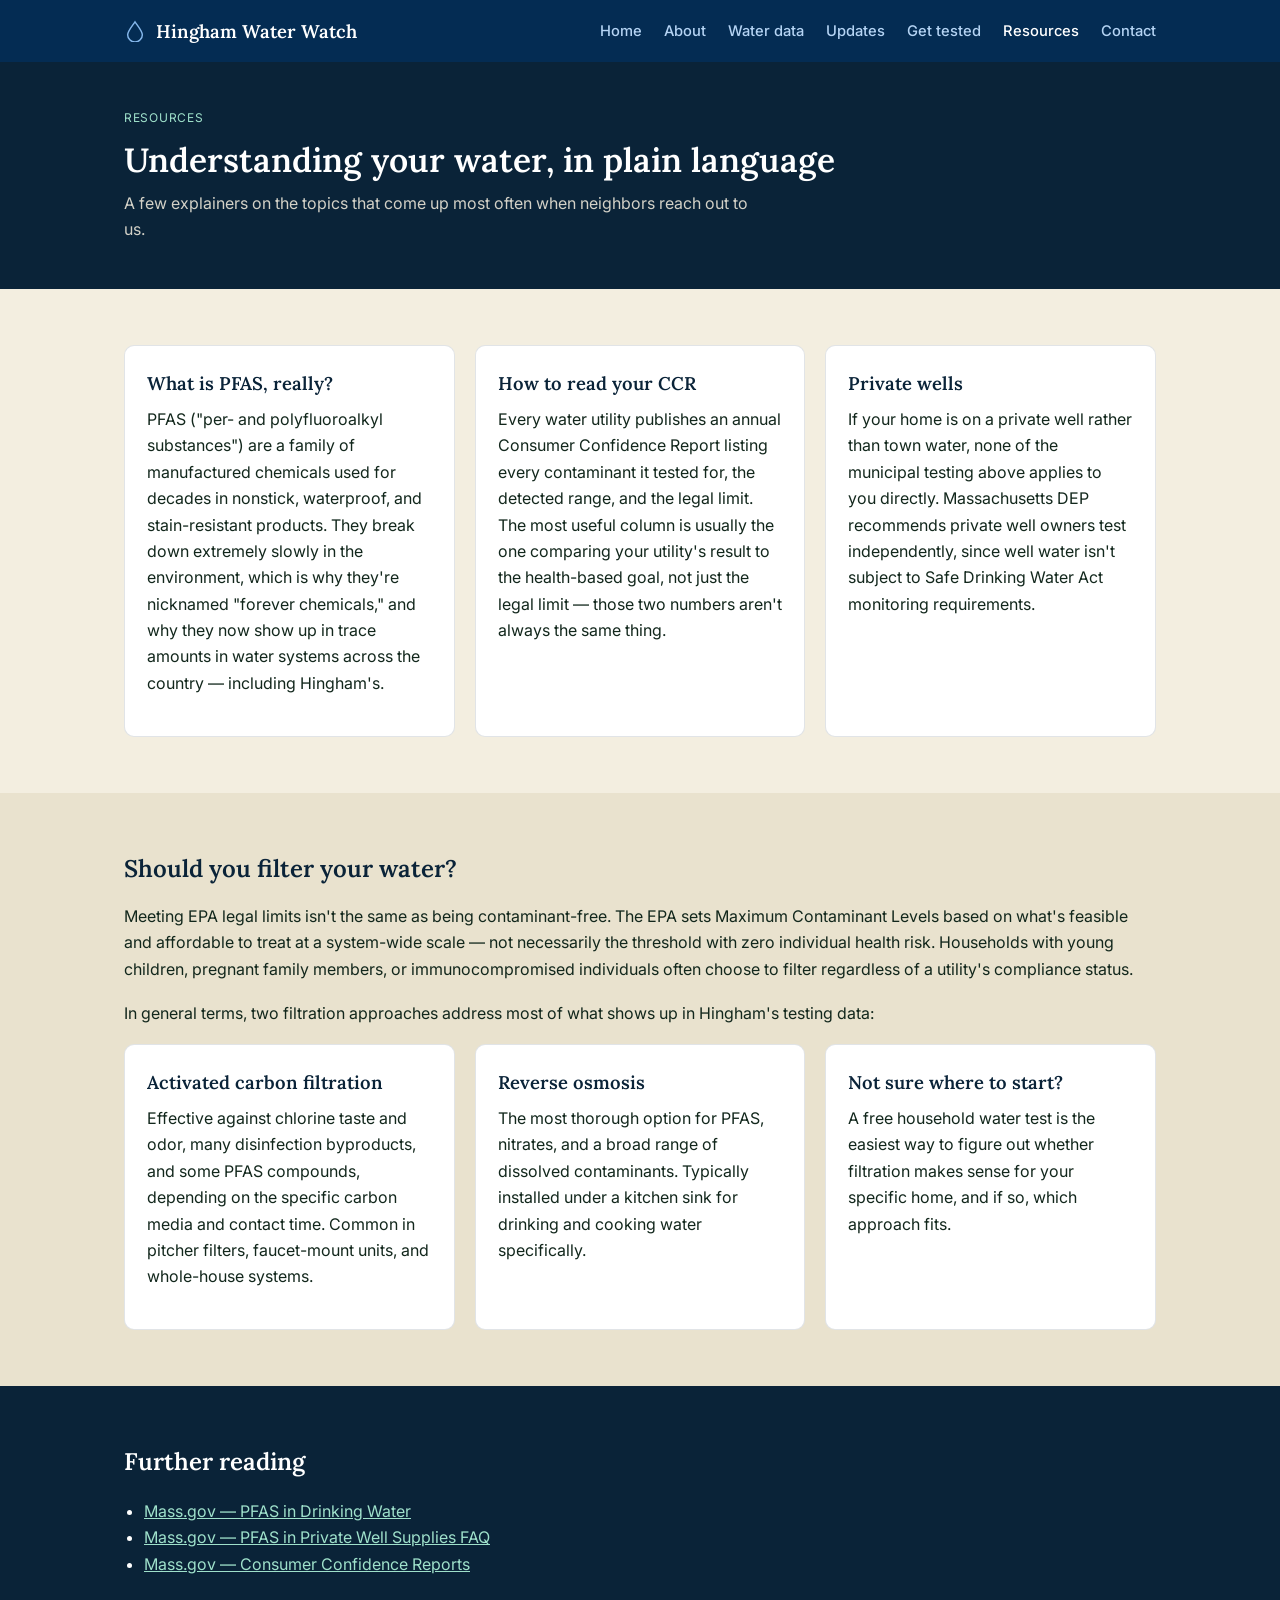
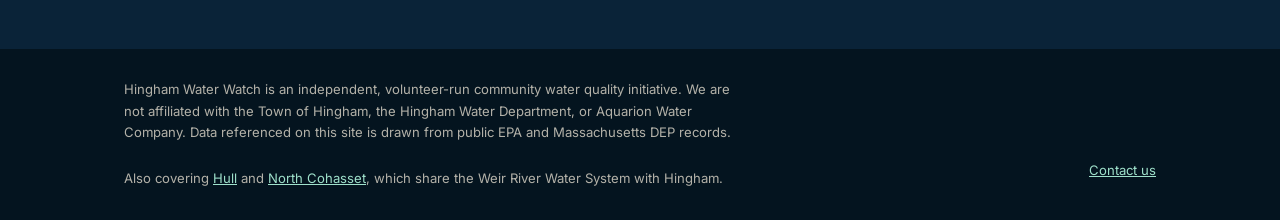
<file: resources.html>
<!DOCTYPE html>
<html lang="en">
<head>
<meta charset="UTF-8">
<meta name="viewport" content="width=device-width, initial-scale=1.0">
<title>Resources — Hingham Water Watch</title>
<meta name="description" content="Plain-language resources on PFAS, reading a CCR, and understanding your water filtration options.">
<link rel="canonical" href="https://hingham.mawaterwatch.org/resources.html">
<link rel="icon" type="image/svg+xml" href="images/favicon.svg">
<meta name="theme-color" content="#0A2338">
<link rel="preconnect" href="https://fonts.googleapis.com">
<link rel="preconnect" href="https://fonts.gstatic.com" crossorigin>
<link rel="stylesheet" href="https://fonts.googleapis.com/css2?family=Lora:wght@500;600&family=Inter:wght@400;500;600&display=swap">
<link rel="stylesheet" href="css/styles.css">
<meta property="og:type" content="website">
<meta property="og:site_name" content="Hingham Water Watch">
<meta property="og:title" content="Resources — Hingham Water Watch">
<meta property="og:description" content="Plain-language resources on PFAS, reading a CCR, and understanding your water filtration options.">
<meta property="og:url" content="https://hingham.mawaterwatch.org/resources.html">
<meta property="og:image" content="https://hingham.mawaterwatch.org/images/hingham-town-landing.jpg">
<meta name="twitter:card" content="summary_large_image">
<meta name="twitter:title" content="Resources — Hingham Water Watch">
<meta name="twitter:description" content="Plain-language resources on PFAS, reading a CCR, and understanding your water filtration options.">
<meta name="twitter:image" content="https://hingham.mawaterwatch.org/images/hingham-town-landing.jpg">
<script type="application/ld+json">
{
  "@context": "https://schema.org",
  "@type": "FAQPage",
  "mainEntity": [
    {
      "@type": "Question",
      "name": "What is PFAS, really?",
      "acceptedAnswer": {
        "@type": "Answer",
        "text": "PFAS (\"per- and polyfluoroalkyl substances\") are a family of manufactured chemicals used for decades in nonstick, waterproof, and stain-resistant products. They break down extremely slowly in the environment, which is why they're nicknamed \"forever chemicals,\" and why they now show up in trace amounts in water systems across the country — including Hingham's."
      }
    },
    {
      "@type": "Question",
      "name": "How do I read my CCR?",
      "acceptedAnswer": {
        "@type": "Answer",
        "text": "Every water utility publishes an annual Consumer Confidence Report listing every contaminant it tested for, the detected range, and the legal limit. The most useful column is usually the one comparing your utility's result to the health-based goal, not just the legal limit — those two numbers aren't always the same thing."
      }
    },
    {
      "@type": "Question",
      "name": "Does municipal water testing cover private wells?",
      "acceptedAnswer": {
        "@type": "Answer",
        "text": "If your home is on a private well rather than town water, none of the municipal testing applies to you directly. Massachusetts DEP recommends private well owners test independently, since well water isn't subject to Safe Drinking Water Act monitoring requirements."
      }
    }
  ]
}
</script>
</head>
<body>

<header class="site-header">
  <div class="wrap">
    <a href="index.html" class="logo">
      <svg width="22" height="22" viewBox="0 0 24 24" fill="none" stroke="#85B7EB" stroke-width="1.6"><path d="M12 2 C7 9 4 12.5 4 16 a8 8 0 0 0 16 0 c0-3.5-3-7-8-14Z"/></svg>
      Hingham Water Watch
    </a>
    <nav class="main-nav">
      <a href="index.html">Home</a>
      <a href="about.html">About</a>
      <a href="water-quality-data.html">Water data</a>
      <a href="updates.html">Updates</a>
      <a href="get-tested.html">Get tested</a>
      <a href="resources.html" class="active">Resources</a>
      <a href="contact.html">Contact</a>
    </nav>
  </div>
</header>

<section class="page-banner">
  <div class="wrap">
    <p class="eyebrow">Resources</p>
    <h1>Understanding your water, in plain language</h1>
    <p class="sub">A few explainers on the topics that come up most often when neighbors reach out to us.</p>
  </div>
</section>

<section class="block">
  <div class="wrap">
    <div class="card-grid">
      <div class="card">
        <h3>What is PFAS, really?</h3>
        <p>PFAS ("per- and polyfluoroalkyl substances") are a family of manufactured chemicals used for decades in nonstick, waterproof, and stain-resistant products. They break down extremely slowly in the environment, which is why they're nicknamed "forever chemicals," and why they now show up in trace amounts in water systems across the country — including Hingham's.</p>
      </div>
      <div class="card">
        <h3>How to read your CCR</h3>
        <p>Every water utility publishes an annual Consumer Confidence Report listing every contaminant it tested for, the detected range, and the legal limit. The most useful column is usually the one comparing your utility's result to the health-based goal, not just the legal limit — those two numbers aren't always the same thing.</p>
      </div>
      <div class="card">
        <h3>Private wells</h3>
        <p>If your home is on a private well rather than town water, none of the municipal testing above applies to you directly. Massachusetts DEP recommends private well owners test independently, since well water isn't subject to Safe Drinking Water Act monitoring requirements.</p>
      </div>
    </div>
  </div>
</section>

<section class="block" style="background:var(--cream-dim);">
  <div class="wrap">
    <h2>Should you filter your water?</h2>
    <p>Meeting EPA legal limits isn't the same as being contaminant-free. The EPA sets Maximum Contaminant Levels based on what's feasible and affordable to treat at a system-wide scale — not necessarily the threshold with zero individual health risk. Households with young children, pregnant family members, or immunocompromised individuals often choose to filter regardless of a utility's compliance status.</p>
    <p>In general terms, two filtration approaches address most of what shows up in Hingham's testing data:</p>
    <div class="card-grid">
      <div class="card">
        <h3>Activated carbon filtration</h3>
        <p>Effective against chlorine taste and odor, many disinfection byproducts, and some PFAS compounds, depending on the specific carbon media and contact time. Common in pitcher filters, faucet-mount units, and whole-house systems.</p>
      </div>
      <div class="card">
        <h3>Reverse osmosis</h3>
        <p>The most thorough option for PFAS, nitrates, and a broad range of dissolved contaminants. Typically installed under a kitchen sink for drinking and cooking water specifically.</p>
      </div>
      <div class="card">
        <h3>Not sure where to start?</h3>
        <p>A free household water test is the easiest way to figure out whether filtration makes sense for your specific home, and if so, which approach fits.</p>
      </div>
    </div>
  </div>
</section>

<section class="block dark">
  <div class="wrap">
    <h2>Further reading</h2>
    <ul style="padding-left:20px;">
      <li><a href="https://www.mass.gov/info-details/per-and-polyfluoroalkyl-substances-pfas-in-drinking-water" style="color:#9FE1CB;">Mass.gov — PFAS in Drinking Water</a></li>
      <li><a href="https://www.mass.gov/info-details/pfas-in-private-well-drinking-water-supplies-faq" style="color:#9FE1CB;">Mass.gov — PFAS in Private Well Supplies FAQ</a></li>
      <li><a href="https://www.mass.gov/info-details/consumer-confidence-reports" style="color:#9FE1CB;">Mass.gov — Consumer Confidence Reports</a></li>
    </ul>
  </div>
</section>

<footer class="site-footer">
  <div class="wrap">
    <div class="disclaimer">
      Hingham Water Watch is an independent, volunteer-run community water quality initiative. We are not affiliated with the Town of Hingham, the Hingham Water Department, or Aquarion Water Company. Data referenced on this site is drawn from public EPA and Massachusetts DEP records.
    </div>
    <div class="disclaimer" style="margin-top:8px;">
      Also covering <a href="hull.html">Hull</a> and <a href="north-cohasset.html">North Cohasset</a>, which share the Weir River Water System with Hingham.
    </div>
    <div>
      <a href="contact.html">Contact us</a>
    </div>
  </div>
</footer>

</body>
</html>
</file>
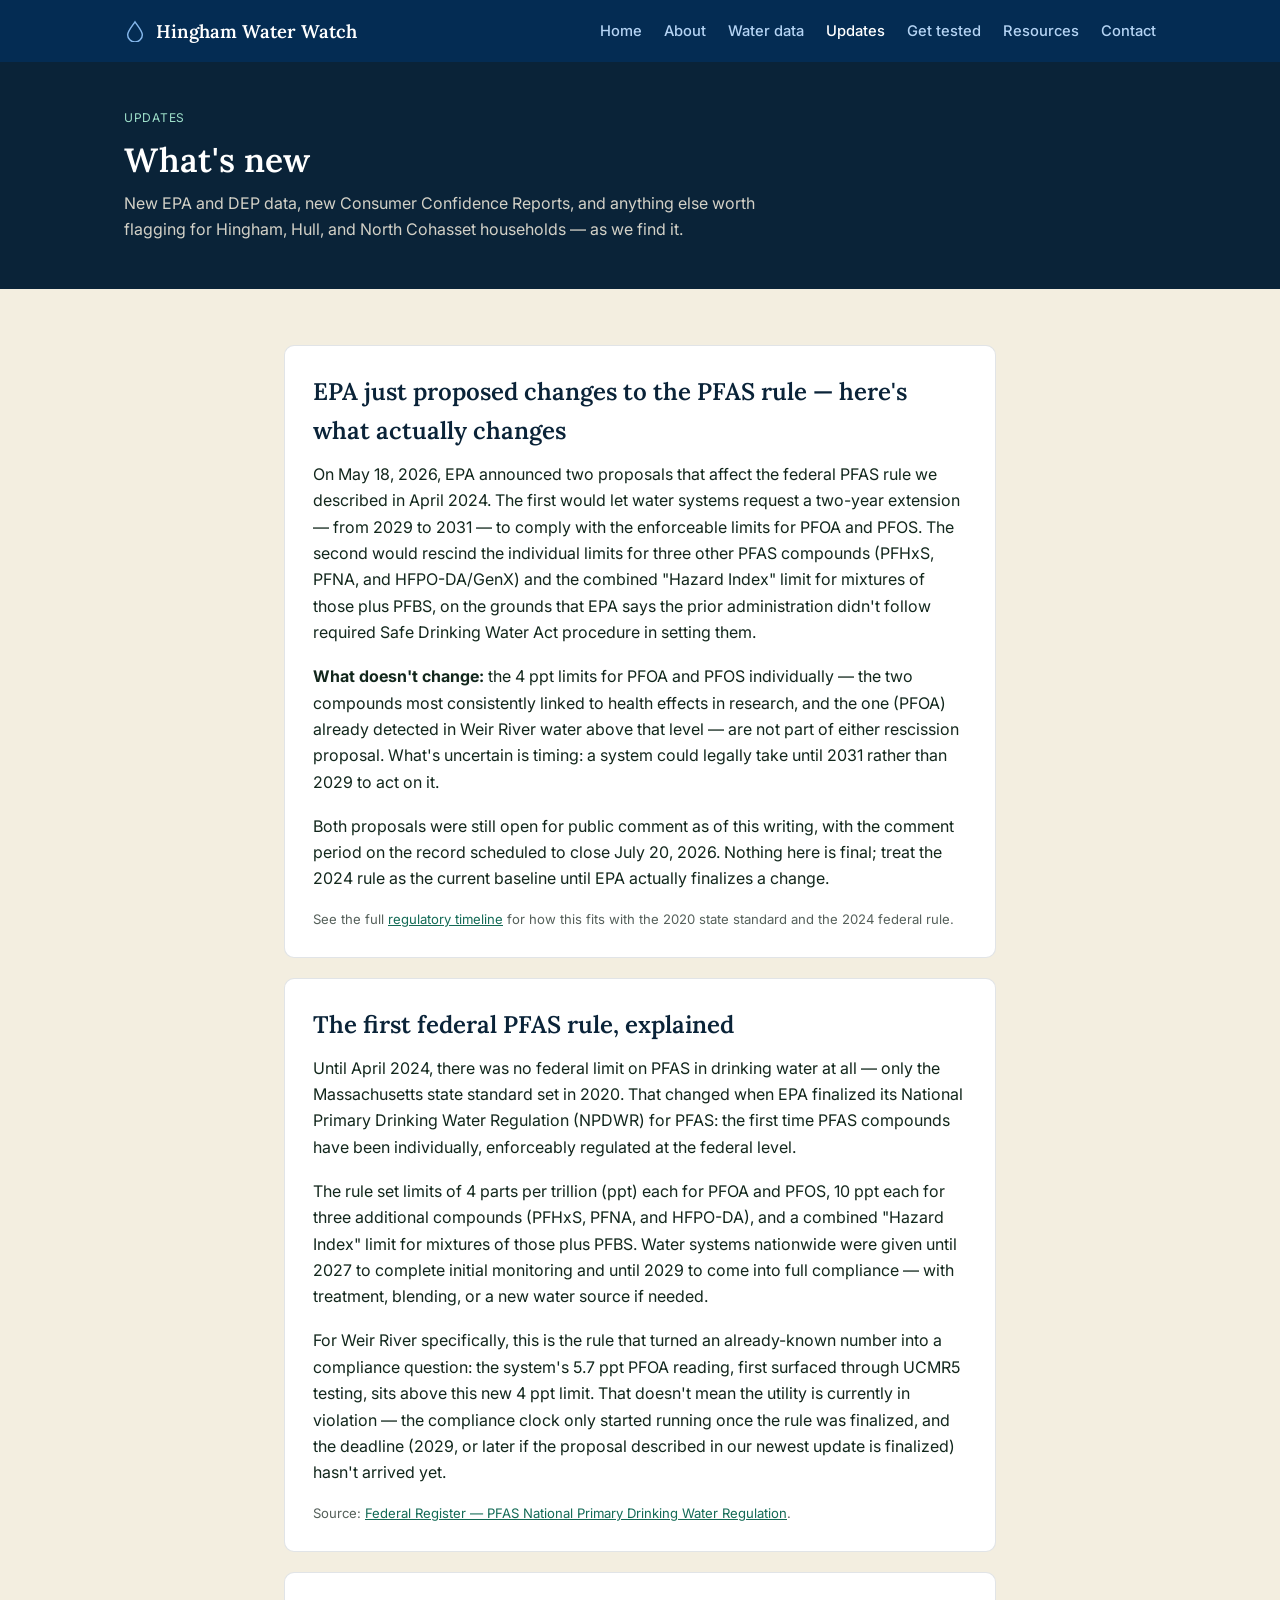
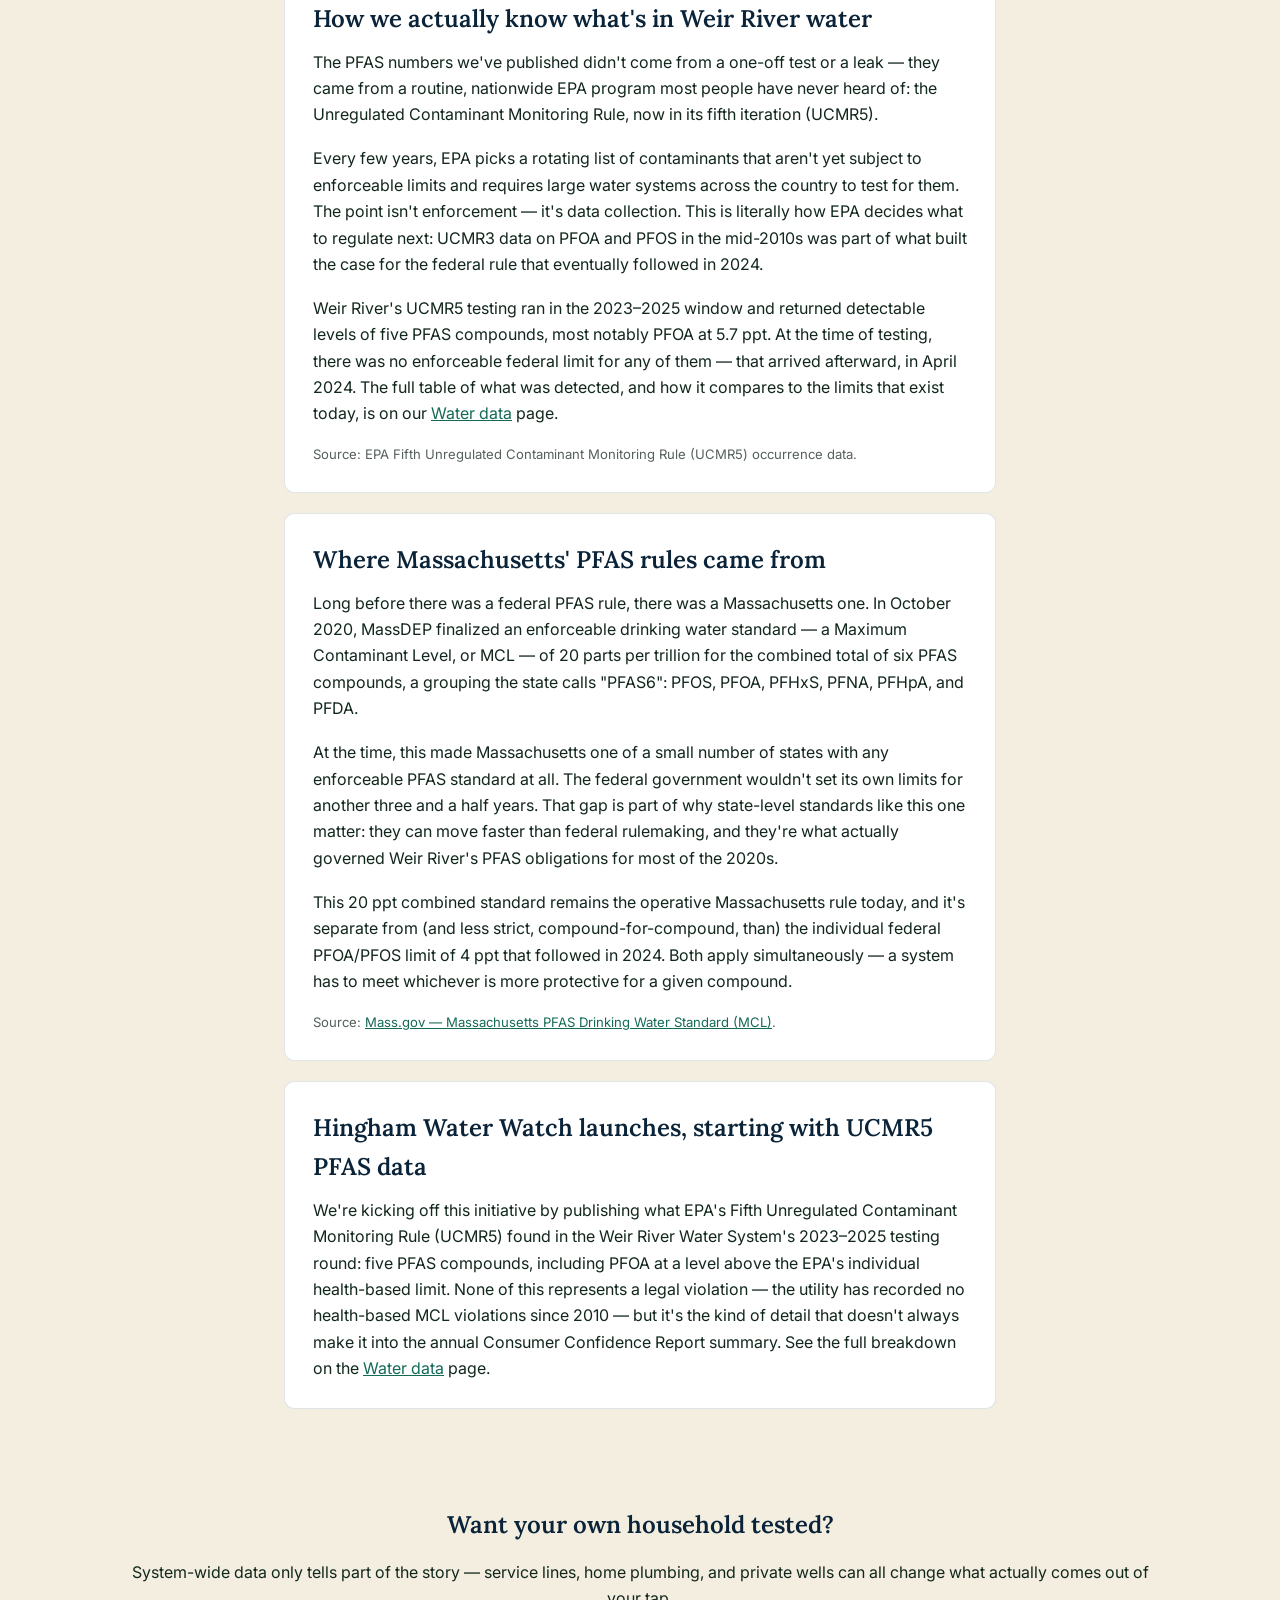
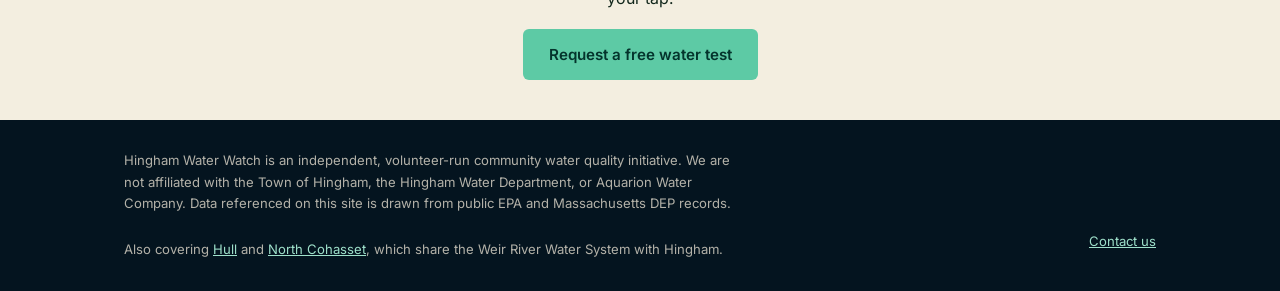
<file: updates.html>
<!DOCTYPE html>
<html lang="en">
<head>
<meta charset="UTF-8">
<meta name="viewport" content="width=device-width, initial-scale=1.0">
<title>Updates — Hingham Water Watch</title>
<meta name="description" content="Explainers and updates on EPA and Massachusetts DEP water quality data for Hingham's Weir River Water System.">
<link rel="canonical" href="https://hingham.mawaterwatch.org/updates.html">
<link rel="icon" type="image/svg+xml" href="images/favicon.svg">
<meta name="theme-color" content="#0A2338">
<link rel="preconnect" href="https://fonts.googleapis.com">
<link rel="preconnect" href="https://fonts.gstatic.com" crossorigin>
<link rel="stylesheet" href="https://fonts.googleapis.com/css2?family=Lora:wght@500;600&family=Inter:wght@400;500;600&display=swap">
<link rel="stylesheet" href="css/styles.css">
<meta property="og:type" content="website">
<meta property="og:site_name" content="Hingham Water Watch">
<meta property="og:title" content="Updates — Hingham Water Watch">
<meta property="og:description" content="Explainers and updates on EPA and Massachusetts DEP water quality data for Hingham's Weir River Water System.">
<meta property="og:url" content="https://hingham.mawaterwatch.org/updates.html">
<meta property="og:image" content="https://hingham.mawaterwatch.org/images/hingham-town-landing.jpg">
<meta name="twitter:card" content="summary_large_image">
<meta name="twitter:title" content="Updates — Hingham Water Watch">
<meta name="twitter:description" content="Explainers and updates on EPA and Massachusetts DEP water quality data for Hingham's Weir River Water System.">
<meta name="twitter:image" content="https://hingham.mawaterwatch.org/images/hingham-town-landing.jpg">
</head>
<body>

<header class="site-header">
  <div class="wrap">
    <a href="index.html" class="logo">
      <svg width="22" height="22" viewBox="0 0 24 24" fill="none" stroke="#85B7EB" stroke-width="1.6"><path d="M12 2 C7 9 4 12.5 4 16 a8 8 0 0 0 16 0 c0-3.5-3-7-8-14Z"/></svg>
      Hingham Water Watch
    </a>
    <nav class="main-nav">
      <a href="index.html">Home</a>
      <a href="about.html">About</a>
      <a href="water-quality-data.html">Water data</a>
      <a href="updates.html" class="active">Updates</a>
      <a href="get-tested.html">Get tested</a>
      <a href="resources.html">Resources</a>
      <a href="contact.html">Contact</a>
    </nav>
  </div>
</header>

<section class="page-banner">
  <div class="wrap">
    <p class="eyebrow">Updates</p>
    <h1>What's new</h1>
    <p class="sub">New EPA and DEP data, new Consumer Confidence Reports, and anything else worth flagging for Hingham, Hull, and North Cohasset households — as we find it.</p>
  </div>
</section>

<section class="block">
  <div class="wrap" style="max-width:760px;">

    <div class="update-entry">
      <h2>EPA just proposed changes to the PFAS rule — here's what actually changes</h2>
      <p>On May 18, 2026, EPA announced two proposals that affect the federal PFAS rule we described in April 2024. The first would let water systems request a two-year extension &mdash; from 2029 to 2031 &mdash; to comply with the enforceable limits for PFOA and PFOS. The second would rescind the individual limits for three other PFAS compounds (PFHxS, PFNA, and HFPO-DA/GenX) and the combined "Hazard Index" limit for mixtures of those plus PFBS, on the grounds that EPA says the prior administration didn't follow required Safe Drinking Water Act procedure in setting them.</p>
      <p><strong>What doesn't change:</strong> the 4 ppt limits for PFOA and PFOS individually &mdash; the two compounds most consistently linked to health effects in research, and the one (PFOA) already detected in Weir River water above that level &mdash; are not part of either rescission proposal. What's uncertain is timing: a system could legally take until 2031 rather than 2029 to act on it.</p>
      <p>Both proposals were still open for public comment as of this writing, with the comment period on the record scheduled to close July 20, 2026. Nothing here is final; treat the 2024 rule as the current baseline until EPA actually finalizes a change.</p>
      <p class="table-note">See the full <a href="water-quality-data.html">regulatory timeline</a> for how this fits with the 2020 state standard and the 2024 federal rule.</p>
    </div>

    <div class="update-entry">
      <h2>The first federal PFAS rule, explained</h2>
      <p>Until April 2024, there was no federal limit on PFAS in drinking water at all &mdash; only the Massachusetts state standard set in 2020. That changed when EPA finalized its National Primary Drinking Water Regulation (NPDWR) for PFAS: the first time PFAS compounds have been individually, enforceably regulated at the federal level.</p>
      <p>The rule set limits of 4 parts per trillion (ppt) each for PFOA and PFOS, 10 ppt each for three additional compounds (PFHxS, PFNA, and HFPO-DA), and a combined "Hazard Index" limit for mixtures of those plus PFBS. Water systems nationwide were given until 2027 to complete initial monitoring and until 2029 to come into full compliance &mdash; with treatment, blending, or a new water source if needed.</p>
      <p>For Weir River specifically, this is the rule that turned an already-known number into a compliance question: the system's 5.7 ppt PFOA reading, first surfaced through UCMR5 testing, sits above this new 4 ppt limit. That doesn't mean the utility is currently in violation &mdash; the compliance clock only started running once the rule was finalized, and the deadline (2029, or later if the proposal described in our newest update is finalized) hasn't arrived yet.</p>
      <p class="table-note">Source: <a href="https://www.federalregister.gov/documents/2024/04/26/2024-07773/pfas-national-primary-drinking-water-regulation">Federal Register &mdash; PFAS National Primary Drinking Water Regulation</a>.</p>
    </div>

    <div class="update-entry">
      <h2>How we actually know what's in Weir River water</h2>
      <p>The PFAS numbers we've published didn't come from a one-off test or a leak &mdash; they came from a routine, nationwide EPA program most people have never heard of: the Unregulated Contaminant Monitoring Rule, now in its fifth iteration (UCMR5).</p>
      <p>Every few years, EPA picks a rotating list of contaminants that aren't yet subject to enforceable limits and requires large water systems across the country to test for them. The point isn't enforcement &mdash; it's data collection. This is literally how EPA decides what to regulate next: UCMR3 data on PFOA and PFOS in the mid-2010s was part of what built the case for the federal rule that eventually followed in 2024.</p>
      <p>Weir River's UCMR5 testing ran in the 2023&ndash;2025 window and returned detectable levels of five PFAS compounds, most notably PFOA at 5.7 ppt. At the time of testing, there was no enforceable federal limit for any of them &mdash; that arrived afterward, in April 2024. The full table of what was detected, and how it compares to the limits that exist today, is on our <a href="water-quality-data.html">Water data</a> page.</p>
      <p class="table-note">Source: EPA Fifth Unregulated Contaminant Monitoring Rule (UCMR5) occurrence data.</p>
    </div>

    <div class="update-entry">
      <h2>Where Massachusetts' PFAS rules came from</h2>
      <p>Long before there was a federal PFAS rule, there was a Massachusetts one. In October 2020, MassDEP finalized an enforceable drinking water standard &mdash; a Maximum Contaminant Level, or MCL &mdash; of 20 parts per trillion for the combined total of six PFAS compounds, a grouping the state calls "PFAS6": PFOS, PFOA, PFHxS, PFNA, PFHpA, and PFDA.</p>
      <p>At the time, this made Massachusetts one of a small number of states with any enforceable PFAS standard at all. The federal government wouldn't set its own limits for another three and a half years. That gap is part of why state-level standards like this one matter: they can move faster than federal rulemaking, and they're what actually governed Weir River's PFAS obligations for most of the 2020s.</p>
      <p>This 20 ppt combined standard remains the operative Massachusetts rule today, and it's separate from (and less strict, compound-for-compound, than) the individual federal PFOA/PFOS limit of 4 ppt that followed in 2024. Both apply simultaneously &mdash; a system has to meet whichever is more protective for a given compound.</p>
      <p class="table-note">Source: <a href="https://www.mass.gov/lists/massachusetts-pfas-drinking-water-standard-mcl">Mass.gov &mdash; Massachusetts PFAS Drinking Water Standard (MCL)</a>.</p>
    </div>

    <div class="update-entry">
      <h2>Hingham Water Watch launches, starting with UCMR5 PFAS data</h2>
      <p>We're kicking off this initiative by publishing what EPA's Fifth Unregulated Contaminant Monitoring Rule (UCMR5) found in the Weir River Water System's 2023&ndash;2025 testing round: five PFAS compounds, including PFOA at a level above the EPA's individual health-based limit. None of this represents a legal violation &mdash; the utility has recorded no health-based MCL violations since 2010 &mdash; but it's the kind of detail that doesn't always make it into the annual Consumer Confidence Report summary. See the full breakdown on the <a href="water-quality-data.html">Water data</a> page.</p>
    </div>

  </div>
</section>

<section class="block tight" style="text-align:center;">
  <div class="wrap">
    <h2>Want your own household tested?</h2>
    <p>System-wide data only tells part of the story — service lines, home plumbing, and private wells can all change what actually comes out of your tap.</p>
    <a href="get-tested.html" class="btn">Request a free water test</a>
  </div>
</section>

<footer class="site-footer">
  <div class="wrap">
    <div class="disclaimer">
      Hingham Water Watch is an independent, volunteer-run community water quality initiative. We are not affiliated with the Town of Hingham, the Hingham Water Department, or Aquarion Water Company. Data referenced on this site is drawn from public EPA and Massachusetts DEP records.
    </div>
    <div class="disclaimer" style="margin-top:8px;">
      Also covering <a href="hull.html">Hull</a> and <a href="north-cohasset.html">North Cohasset</a>, which share the Weir River Water System with Hingham.
    </div>
    <div>
      <a href="contact.html">Contact us</a>
    </div>
  </div>
</footer>

</body>
</html>
</file>
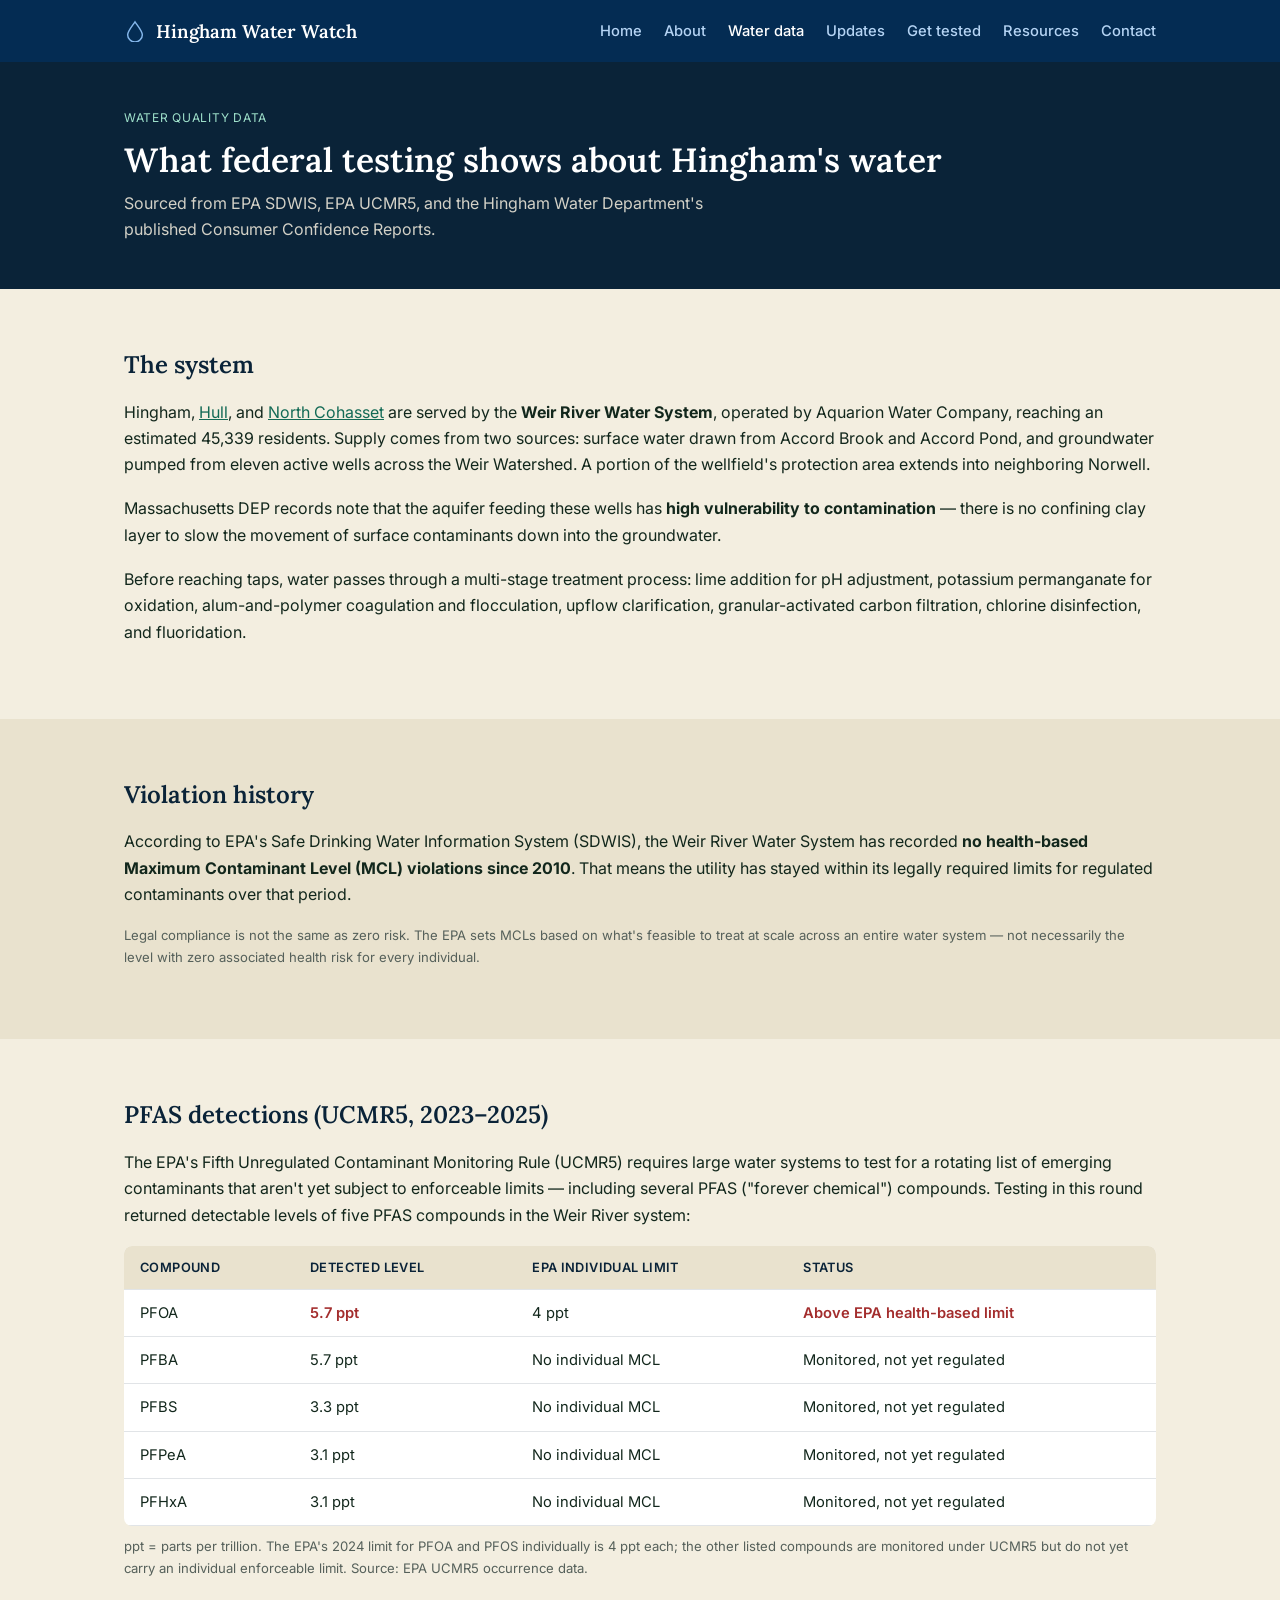
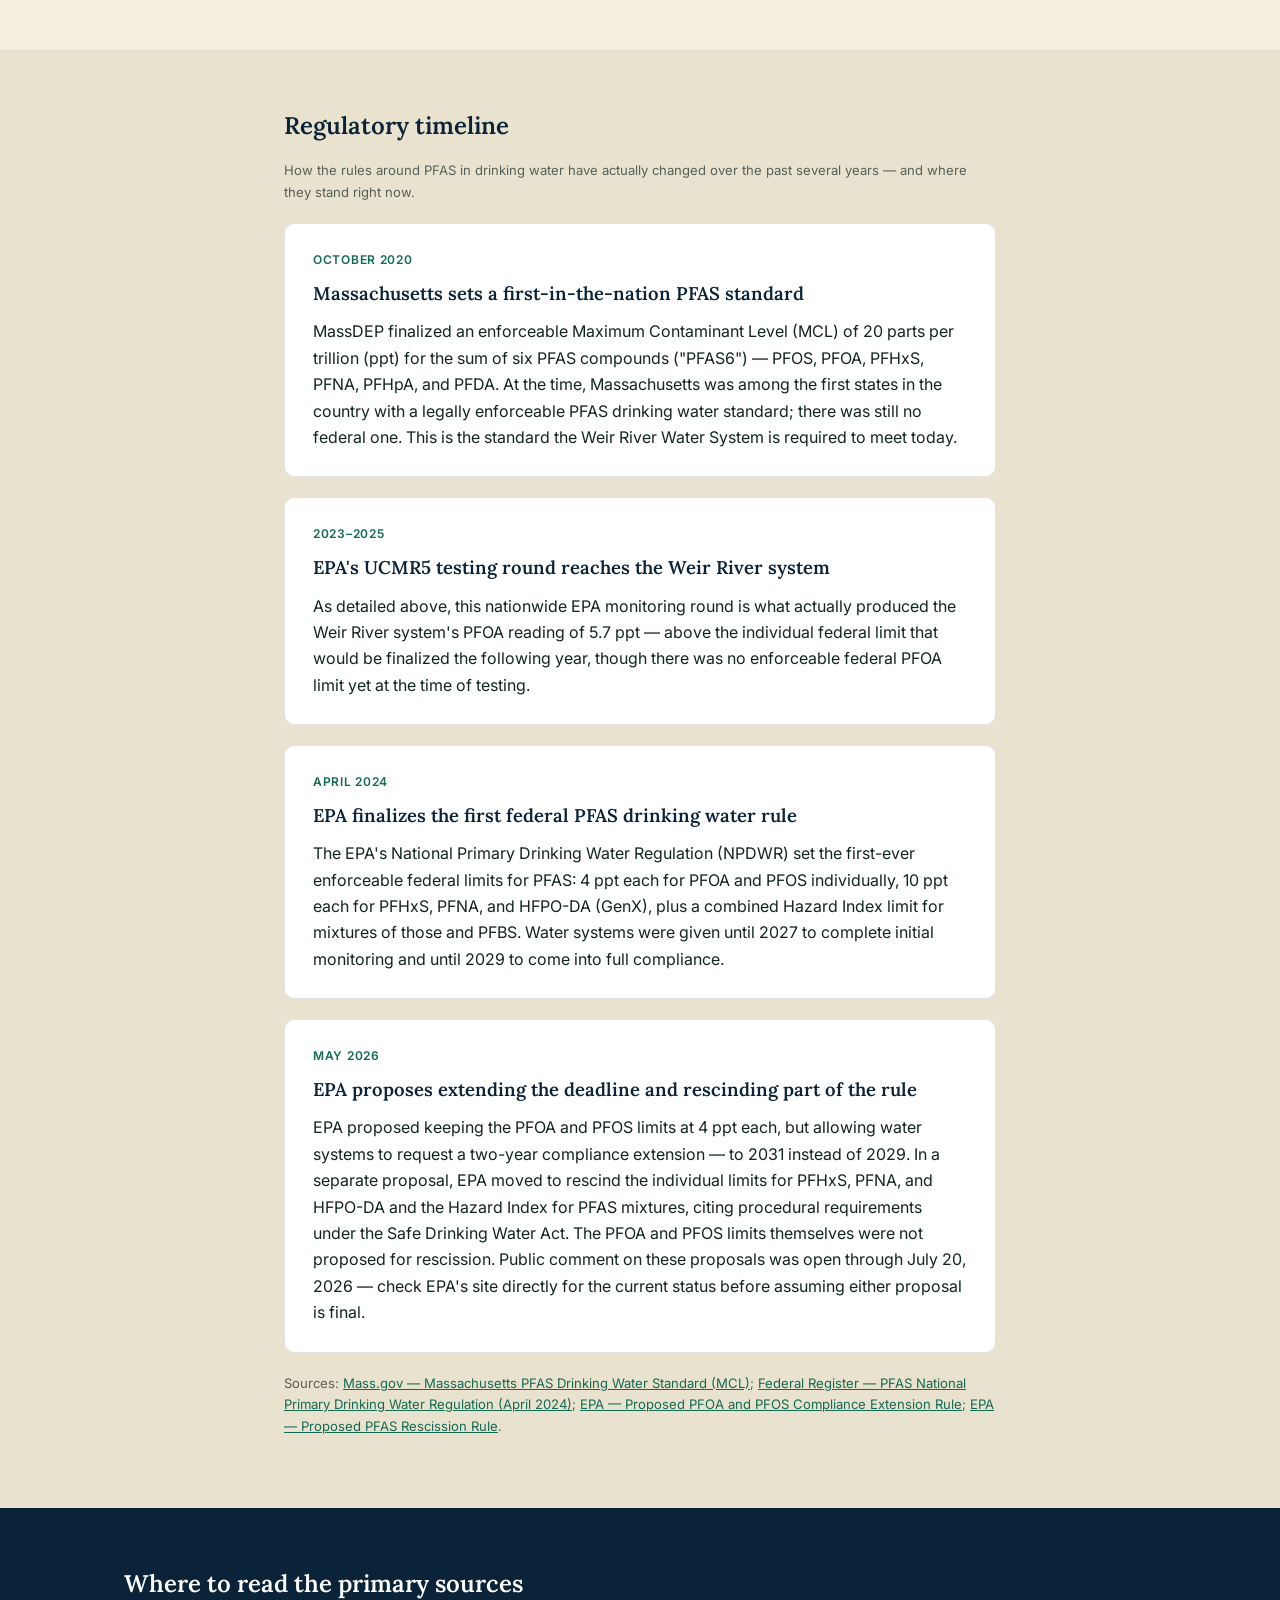
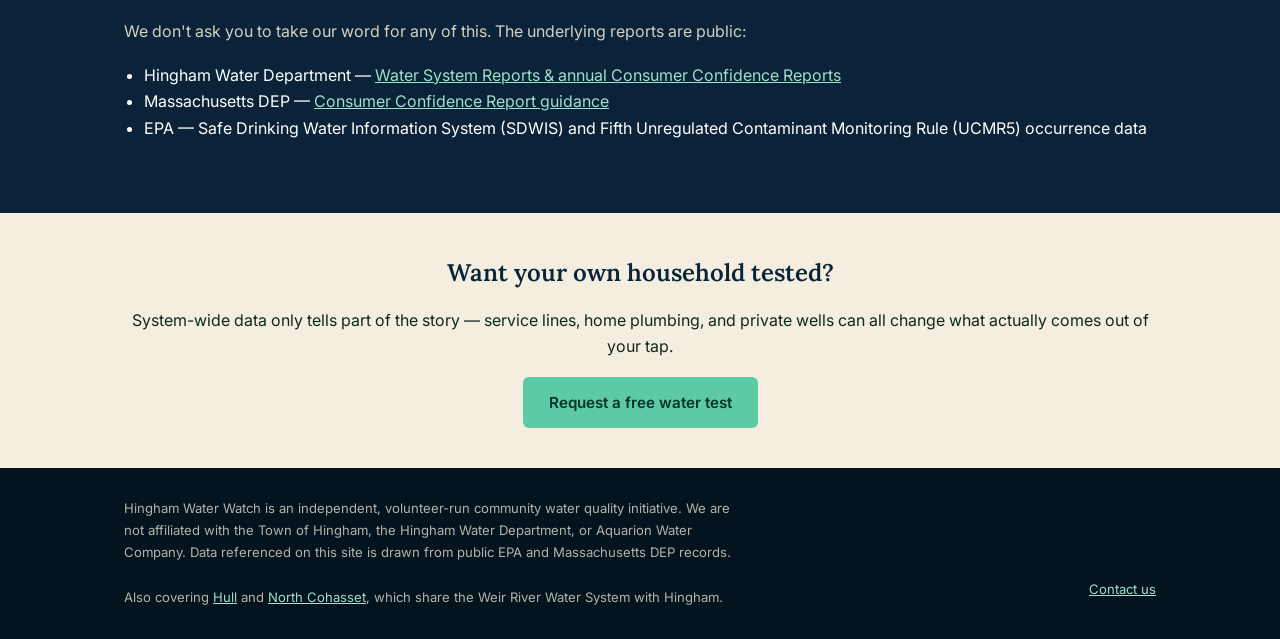
<file: water-quality-data.html>
<!DOCTYPE html>
<html lang="en">
<head>
<meta charset="UTF-8">
<meta name="viewport" content="width=device-width, initial-scale=1.0">
<title>Water quality data — Hingham Water Watch</title>
<meta name="description" content="EPA and public testing data for Hingham's Weir River Water System, explained.">
<link rel="canonical" href="https://hingham.mawaterwatch.org/water-quality-data.html">
<link rel="icon" type="image/svg+xml" href="images/favicon.svg">
<meta name="theme-color" content="#0A2338">
<link rel="preconnect" href="https://fonts.googleapis.com">
<link rel="preconnect" href="https://fonts.gstatic.com" crossorigin>
<link rel="stylesheet" href="https://fonts.googleapis.com/css2?family=Lora:wght@500;600&family=Inter:wght@400;500;600&display=swap">
<link rel="stylesheet" href="css/styles.css">
<meta property="og:type" content="website">
<meta property="og:site_name" content="Hingham Water Watch">
<meta property="og:title" content="Water quality data — Hingham Water Watch">
<meta property="og:description" content="EPA and public testing data for Hingham's Weir River Water System, explained.">
<meta property="og:url" content="https://hingham.mawaterwatch.org/water-quality-data.html">
<meta property="og:image" content="https://hingham.mawaterwatch.org/images/accord-pond.jpg">
<meta name="twitter:card" content="summary_large_image">
<meta name="twitter:title" content="Water quality data — Hingham Water Watch">
<meta name="twitter:description" content="EPA and public testing data for Hingham's Weir River Water System, explained.">
<meta name="twitter:image" content="https://hingham.mawaterwatch.org/images/accord-pond.jpg">
</head>
<body>

<header class="site-header">
  <div class="wrap">
    <a href="index.html" class="logo">
      <svg width="22" height="22" viewBox="0 0 24 24" fill="none" stroke="#85B7EB" stroke-width="1.6"><path d="M12 2 C7 9 4 12.5 4 16 a8 8 0 0 0 16 0 c0-3.5-3-7-8-14Z"/></svg>
      Hingham Water Watch
    </a>
    <nav class="main-nav">
      <a href="index.html">Home</a>
      <a href="about.html">About</a>
      <a href="water-quality-data.html" class="active">Water data</a>
      <a href="updates.html">Updates</a>
      <a href="get-tested.html">Get tested</a>
      <a href="resources.html">Resources</a>
      <a href="contact.html">Contact</a>
    </nav>
  </div>
</header>

<section class="page-banner">
  <div class="wrap">
    <p class="eyebrow">Water quality data</p>
    <h1>What federal testing shows about Hingham's water</h1>
    <p class="sub">Sourced from EPA SDWIS, EPA UCMR5, and the Hingham Water Department's published Consumer Confidence Reports.</p>
  </div>
</section>

<section class="block">
  <div class="wrap">
    <h2>The system</h2>
    <p>Hingham, <a href="hull.html">Hull</a>, and <a href="north-cohasset.html">North Cohasset</a> are served by the <strong>Weir River Water System</strong>, operated by Aquarion Water Company, reaching an estimated 45,339 residents. Supply comes from two sources: surface water drawn from Accord Brook and Accord Pond, and groundwater pumped from eleven active wells across the Weir Watershed. A portion of the wellfield's protection area extends into neighboring Norwell.</p>
    <p>Massachusetts DEP records note that the aquifer feeding these wells has <strong>high vulnerability to contamination</strong> — there is no confining clay layer to slow the movement of surface contaminants down into the groundwater.</p>
    <p>Before reaching taps, water passes through a multi-stage treatment process: lime addition for pH adjustment, potassium permanganate for oxidation, alum-and-polymer coagulation and flocculation, upflow clarification, granular-activated carbon filtration, chlorine disinfection, and fluoridation.</p>
  </div>
</section>

<section class="block" style="background:var(--cream-dim);">
  <div class="wrap">
    <h2>Violation history</h2>
    <p>According to EPA's Safe Drinking Water Information System (SDWIS), the Weir River Water System has recorded <strong>no health-based Maximum Contaminant Level (MCL) violations since 2010</strong>. That means the utility has stayed within its legally required limits for regulated contaminants over that period.</p>
    <p class="table-note">Legal compliance is not the same as zero risk. The EPA sets MCLs based on what's feasible to treat at scale across an entire water system — not necessarily the level with zero associated health risk for every individual.</p>
  </div>
</section>

<section class="block">
  <div class="wrap">
    <h2>PFAS detections (UCMR5, 2023&ndash;2025)</h2>
    <p>The EPA's Fifth Unregulated Contaminant Monitoring Rule (UCMR5) requires large water systems to test for a rotating list of emerging contaminants that aren't yet subject to enforceable limits — including several PFAS ("forever chemical") compounds. Testing in this round returned detectable levels of five PFAS compounds in the Weir River system:</p>
    <table class="data-table">
      <thead><tr><th>Compound</th><th>Detected level</th><th>EPA individual limit</th><th>Status</th></tr></thead>
      <tbody>
        <tr><td>PFOA</td><td class="warn">5.7 ppt</td><td>4 ppt</td><td class="warn">Above EPA health-based limit</td></tr>
        <tr><td>PFBA</td><td>5.7 ppt</td><td>No individual MCL</td><td>Monitored, not yet regulated</td></tr>
        <tr><td>PFBS</td><td>3.3 ppt</td><td>No individual MCL</td><td>Monitored, not yet regulated</td></tr>
        <tr><td>PFPeA</td><td>3.1 ppt</td><td>No individual MCL</td><td>Monitored, not yet regulated</td></tr>
        <tr><td>PFHxA</td><td>3.1 ppt</td><td>No individual MCL</td><td>Monitored, not yet regulated</td></tr>
      </tbody>
    </table>
    <p class="table-note">ppt = parts per trillion. The EPA's 2024 limit for PFOA and PFOS individually is 4 ppt each; the other listed compounds are monitored under UCMR5 but do not yet carry an individual enforceable limit. Source: EPA UCMR5 occurrence data.</p>
  </div>
</section>

<section class="block" style="background:var(--cream-dim);">
  <div class="wrap" style="max-width:760px;">
    <h2>Regulatory timeline</h2>
    <p class="table-note" style="margin-bottom:20px;">How the rules around PFAS in drinking water have actually changed over the past several years &mdash; and where they stand right now.</p>

    <div class="update-entry">
      <div class="update-date">October 2020</div>
      <h3 style="margin-bottom:10px;">Massachusetts sets a first-in-the-nation PFAS standard</h3>
      <p>MassDEP finalized an enforceable Maximum Contaminant Level (MCL) of 20 parts per trillion (ppt) for the sum of six PFAS compounds ("PFAS6") &mdash; PFOS, PFOA, PFHxS, PFNA, PFHpA, and PFDA. At the time, Massachusetts was among the first states in the country with a legally enforceable PFAS drinking water standard; there was still no federal one. This is the standard the Weir River Water System is required to meet today.</p>
    </div>

    <div class="update-entry">
      <div class="update-date">2023&ndash;2025</div>
      <h3 style="margin-bottom:10px;">EPA's UCMR5 testing round reaches the Weir River system</h3>
      <p>As detailed above, this nationwide EPA monitoring round is what actually produced the Weir River system's PFOA reading of 5.7 ppt &mdash; above the individual federal limit that would be finalized the following year, though there was no enforceable federal PFOA limit yet at the time of testing.</p>
    </div>

    <div class="update-entry">
      <div class="update-date">April 2024</div>
      <h3 style="margin-bottom:10px;">EPA finalizes the first federal PFAS drinking water rule</h3>
      <p>The EPA's National Primary Drinking Water Regulation (NPDWR) set the first-ever enforceable federal limits for PFAS: 4 ppt each for PFOA and PFOS individually, 10 ppt each for PFHxS, PFNA, and HFPO-DA (GenX), plus a combined Hazard Index limit for mixtures of those and PFBS. Water systems were given until 2027 to complete initial monitoring and until 2029 to come into full compliance.</p>
    </div>

    <div class="update-entry">
      <div class="update-date">May 2026</div>
      <h3 style="margin-bottom:10px;">EPA proposes extending the deadline and rescinding part of the rule</h3>
      <p>EPA proposed keeping the PFOA and PFOS limits at 4 ppt each, but allowing water systems to request a two-year compliance extension &mdash; to 2031 instead of 2029. In a separate proposal, EPA moved to rescind the individual limits for PFHxS, PFNA, and HFPO-DA and the Hazard Index for PFAS mixtures, citing procedural requirements under the Safe Drinking Water Act. The PFOA and PFOS limits themselves were not proposed for rescission. Public comment on these proposals was open through July 20, 2026 &mdash; check EPA's site directly for the current status before assuming either proposal is final.</p>
    </div>

    <p class="table-note" style="margin-top:20px;">Sources: <a href="https://www.mass.gov/lists/massachusetts-pfas-drinking-water-standard-mcl">Mass.gov &mdash; Massachusetts PFAS Drinking Water Standard (MCL)</a>; <a href="https://www.federalregister.gov/documents/2024/04/26/2024-07773/pfas-national-primary-drinking-water-regulation">Federal Register &mdash; PFAS National Primary Drinking Water Regulation (April 2024)</a>; <a href="https://www.epa.gov/sdwa/proposed-pfoa-and-pfos-compliance-extension-rule">EPA &mdash; Proposed PFOA and PFOS Compliance Extension Rule</a>; <a href="https://www.epa.gov/sdwa/proposed-pfas-rescission-rule">EPA &mdash; Proposed PFAS Rescission Rule</a>.</p>
  </div>
</section>

<section class="block dark">
  <div class="wrap">
    <h2>Where to read the primary sources</h2>
    <p>We don't ask you to take our word for any of this. The underlying reports are public:</p>
    <ul style="padding-left:20px;">
      <li>Hingham Water Department — <a href="https://www.hingham-ma.gov/885/Water-System-Reports" style="color:#9FE1CB;">Water System Reports &amp; annual Consumer Confidence Reports</a></li>
      <li>Massachusetts DEP — <a href="https://www.mass.gov/info-details/consumer-confidence-reports" style="color:#9FE1CB;">Consumer Confidence Report guidance</a></li>
      <li>EPA — Safe Drinking Water Information System (SDWIS) and Fifth Unregulated Contaminant Monitoring Rule (UCMR5) occurrence data</li>
    </ul>
  </div>
</section>

<section class="block tight" style="text-align:center;">
  <div class="wrap">
    <h2>Want your own household tested?</h2>
    <p>System-wide data only tells part of the story — service lines, home plumbing, and private wells can all change what actually comes out of your tap.</p>
    <a href="get-tested.html" class="btn">Request a free water test</a>
  </div>
</section>

<footer class="site-footer">
  <div class="wrap">
    <div class="disclaimer">
      Hingham Water Watch is an independent, volunteer-run community water quality initiative. We are not affiliated with the Town of Hingham, the Hingham Water Department, or Aquarion Water Company. Data referenced on this site is drawn from public EPA and Massachusetts DEP records.
    </div>
    <div class="disclaimer" style="margin-top:8px;">
      Also covering <a href="hull.html">Hull</a> and <a href="north-cohasset.html">North Cohasset</a>, which share the Weir River Water System with Hingham.
    </div>
    <div>
      <a href="contact.html">Contact us</a>
    </div>
  </div>
</footer>

</body>
</html>
</file>
<file: css/styles.css>
:root {
  --navy-900: #04141F;
  --navy-800: #0A2338;
  --navy-700: #042C53;
  --teal-900: #04342C;
  --teal-700: #136A55;
  --teal-500: #3E9C82;
  --teal-300: #5DCAA5;
  --cream: #F3EEE0;
  --cream-dim: #E9E2CE;
  --ink: #12271C;
  --muted: #55605A;
  --danger: #A32D2D;
  --border: rgba(10,35,56,0.12);
}

* { box-sizing: border-box; }

body {
  margin: 0;
  font-family: 'Inter', -apple-system, BlinkMacSystemFont, sans-serif;
  color: var(--ink);
  background: var(--cream);
  line-height: 1.65;
}

h1, h2, h3 {
  font-family: 'Lora', Georgia, serif;
  font-weight: 600;
  margin: 0 0 0.6em;
  color: var(--navy-800);
}

h1 { font-size: 2.1rem; line-height: 1.3; }
h2 { font-size: 1.5rem; }
h3 { font-size: 1.15rem; }

p { margin: 0 0 1.1em; }

a { color: var(--teal-700); }

.wrap {
  max-width: 1080px;
  margin: 0 auto;
  padding: 0 24px;
}

/* header */
.site-header {
  background: var(--navy-700);
  padding: 16px 0;
}
.site-header .wrap {
  display: flex;
  align-items: center;
  justify-content: space-between;
  flex-wrap: wrap;
  gap: 12px;
}
.logo {
  display: flex;
  align-items: center;
  gap: 10px;
  color: #fff;
  font-family: 'Lora', serif;
  font-size: 1.15rem;
  font-weight: 600;
  text-decoration: none;
}
.logo svg { flex-shrink: 0; }
nav.main-nav { display: flex; gap: 22px; flex-wrap: wrap; }
nav.main-nav a {
  color: #B5D4F4;
  text-decoration: none;
  font-size: 0.92rem;
  font-weight: 500;
}
nav.main-nav a:hover, nav.main-nav a.active { color: #fff; }

/* page banner (non-home pages) */
.page-banner {
  background: var(--navy-800);
  padding: 46px 0;
  color: #fff;
}
.page-banner p.eyebrow {
  text-transform: uppercase;
  letter-spacing: 0.06em;
  font-size: 0.75rem;
  color: #9FE1CB;
  margin-bottom: 10px;
}
.page-banner h1 { color: #fff; margin-bottom: 8px; }
.page-banner .sub { color: #D3D1C7; max-width: 640px; margin: 0; }

/* hero (home) */
.hero {
  position: relative;
  color: #fff;
  background: var(--teal-900);
  overflow: hidden;
}
.hero-bg {
  position: absolute;
  inset: 0;
  background-size: cover;
  background-position: center;
  opacity: 0.35;
}
.hero-inner {
  position: relative;
  padding: 72px 24px 60px;
  max-width: 1080px;
  margin: 0 auto;
}
.hero p.eyebrow {
  text-transform: uppercase;
  letter-spacing: 0.06em;
  font-size: 0.78rem;
  color: #9FE1CB;
  margin-bottom: 14px;
}
.hero h1 { color: #fff; max-width: 640px; }
.hero .sub { max-width: 520px; color: #E1F5EE; font-size: 1.05rem; }

.btn {
  display: inline-block;
  background: var(--teal-300);
  color: var(--teal-900);
  font-weight: 600;
  padding: 13px 26px;
  border-radius: 6px;
  text-decoration: none;
  font-size: 0.95rem;
}
.btn:hover { background: #7fd9b8; }
.btn-outline {
  display: inline-block;
  border: 1.5px solid var(--teal-300);
  color: var(--teal-300);
  font-weight: 600;
  padding: 11px 24px;
  border-radius: 6px;
  text-decoration: none;
  font-size: 0.95rem;
}

/* stat strip */
.stat-strip {
  display: grid;
  grid-template-columns: repeat(3, 1fr);
  background: var(--cream-dim);
  border-top: 1px solid var(--border);
  border-bottom: 1px solid var(--border);
}
.stat-strip div {
  padding: 26px 20px;
  text-align: center;
  border-right: 1px solid var(--border);
}
.stat-strip div:last-child { border-right: none; }
.stat-strip .num { font-family: 'Lora', serif; font-size: 1.7rem; font-weight: 600; color: var(--navy-800); }
.stat-strip .num.warn { color: var(--danger); }
.stat-strip .label { font-size: 0.82rem; color: var(--muted); margin-top: 4px; }

/* sections */
section.block { padding: 56px 0; }
section.block.tight { padding: 40px 0; }
section.block.dark {
  background: var(--navy-800);
  color: #fff;
}
section.block.dark h2 { color: #fff; }
section.block.dark p { color: #D3D1C7; }

.two-col {
  display: grid;
  grid-template-columns: 1.1fr 0.9fr;
  gap: 40px;
  align-items: start;
}
.two-col img { width: 100%; height: auto; border-radius: 8px; display: block; }

/* data table */
table.data-table {
  width: 100%;
  border-collapse: collapse;
  background: #fff;
  border-radius: 8px;
  overflow: hidden;
  font-size: 0.92rem;
}
table.data-table th, table.data-table td {
  text-align: left;
  padding: 11px 16px;
  border-bottom: 1px solid var(--border);
}
table.data-table th {
  background: var(--cream-dim);
  font-weight: 600;
  color: var(--navy-800);
  font-size: 0.8rem;
  text-transform: uppercase;
  letter-spacing: 0.03em;
}
table.data-table td.warn { color: var(--danger); font-weight: 600; }
.table-note { font-size: 0.82rem; color: var(--muted); margin-top: 10px; }

/* cards */
.card-grid {
  display: grid;
  grid-template-columns: repeat(3, 1fr);
  gap: 20px;
}
.card {
  background: #fff;
  border: 1px solid var(--border);
  border-radius: 10px;
  padding: 22px;
}
.card h3 { margin-bottom: 8px; }

/* updates log */
.update-entry {
  background: #fff;
  border: 1px solid var(--border);
  border-radius: 10px;
  padding: 26px 28px;
  margin-bottom: 20px;
}
.update-entry:last-child { margin-bottom: 0; }
.update-date {
  text-transform: uppercase;
  letter-spacing: 0.06em;
  font-size: 0.75rem;
  font-weight: 600;
  color: var(--teal-700);
  margin-bottom: 8px;
}
.update-entry h2 { margin-bottom: 10px; }
.update-entry p:last-child { margin-bottom: 0; }

/* form */
form.site-form {
  background: #fff;
  border: 1px solid var(--border);
  border-radius: 10px;
  padding: 28px;
  max-width: 560px;
}
form.site-form label {
  display: block;
  font-size: 0.85rem;
  font-weight: 600;
  color: var(--navy-800);
  margin: 16px 0 6px;
}
form.site-form label:first-child { margin-top: 0; }
form.site-form input, form.site-form textarea, form.site-form select {
  width: 100%;
  padding: 10px 12px;
  border: 1px solid var(--border);
  border-radius: 6px;
  font-family: inherit;
  font-size: 0.95rem;
  background: var(--cream);
}
form.site-form .checkbox-row {
  display: flex;
  align-items: flex-start;
  gap: 8px;
  margin-top: 18px;
  font-size: 0.85rem;
  color: var(--muted);
}
form.site-form .checkbox-row input { width: auto; }
form.site-form button {
  margin-top: 22px;
  border: none;
  cursor: pointer;
}
form.site-form button:disabled { opacity: 0.6; cursor: default; }
form.site-form .form-status {
  margin-top: 16px;
  padding: 12px 14px;
  border-radius: 6px;
  font-size: 0.9rem;
}
form.site-form .form-status.success { background: #E4F5EE; color: var(--teal-900); }
form.site-form .form-status.error { background: #FBEAEA; color: var(--danger); }

.reassure-list { display: grid; gap: 14px; }
.reassure-list .item { display: flex; gap: 12px; align-items: flex-start; }
.reassure-list .dot {
  width: 8px; height: 8px; border-radius: 50%;
  background: var(--teal-300); margin-top: 8px; flex-shrink: 0;
}

/* footer */
footer.site-footer {
  background: var(--navy-900);
  color: #B4B2A9;
  padding: 30px 0;
  font-size: 0.82rem;
}
footer.site-footer .wrap {
  display: flex;
  justify-content: space-between;
  flex-wrap: wrap;
  gap: 16px;
}
footer.site-footer a { color: #9FE1CB; }
footer.site-footer .disclaimer { max-width: 620px; }

@media (max-width: 760px) {
  .two-col { grid-template-columns: 1fr; }
  .stat-strip { grid-template-columns: 1fr; }
  .stat-strip div { border-right: none; border-bottom: 1px solid var(--border); }
  .card-grid { grid-template-columns: 1fr; }
  nav.main-nav { display: none; }
}
</file>
